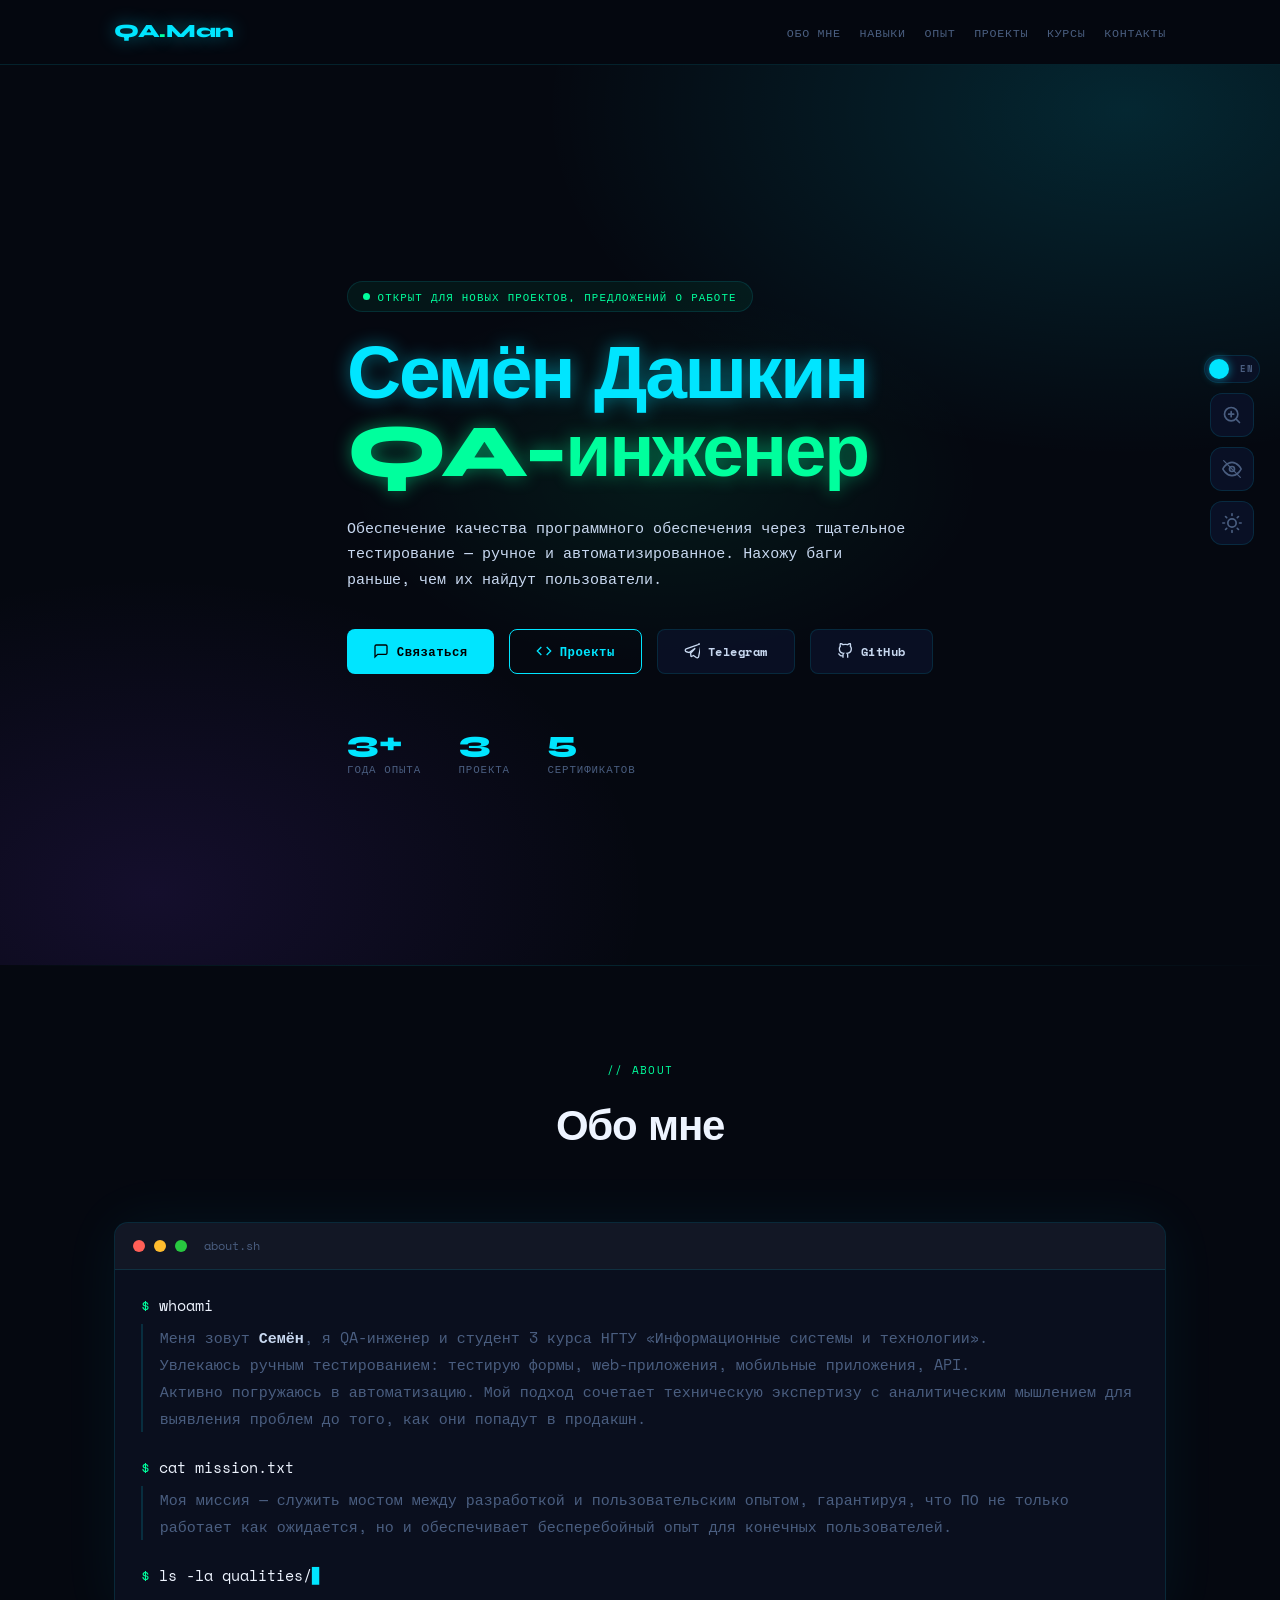
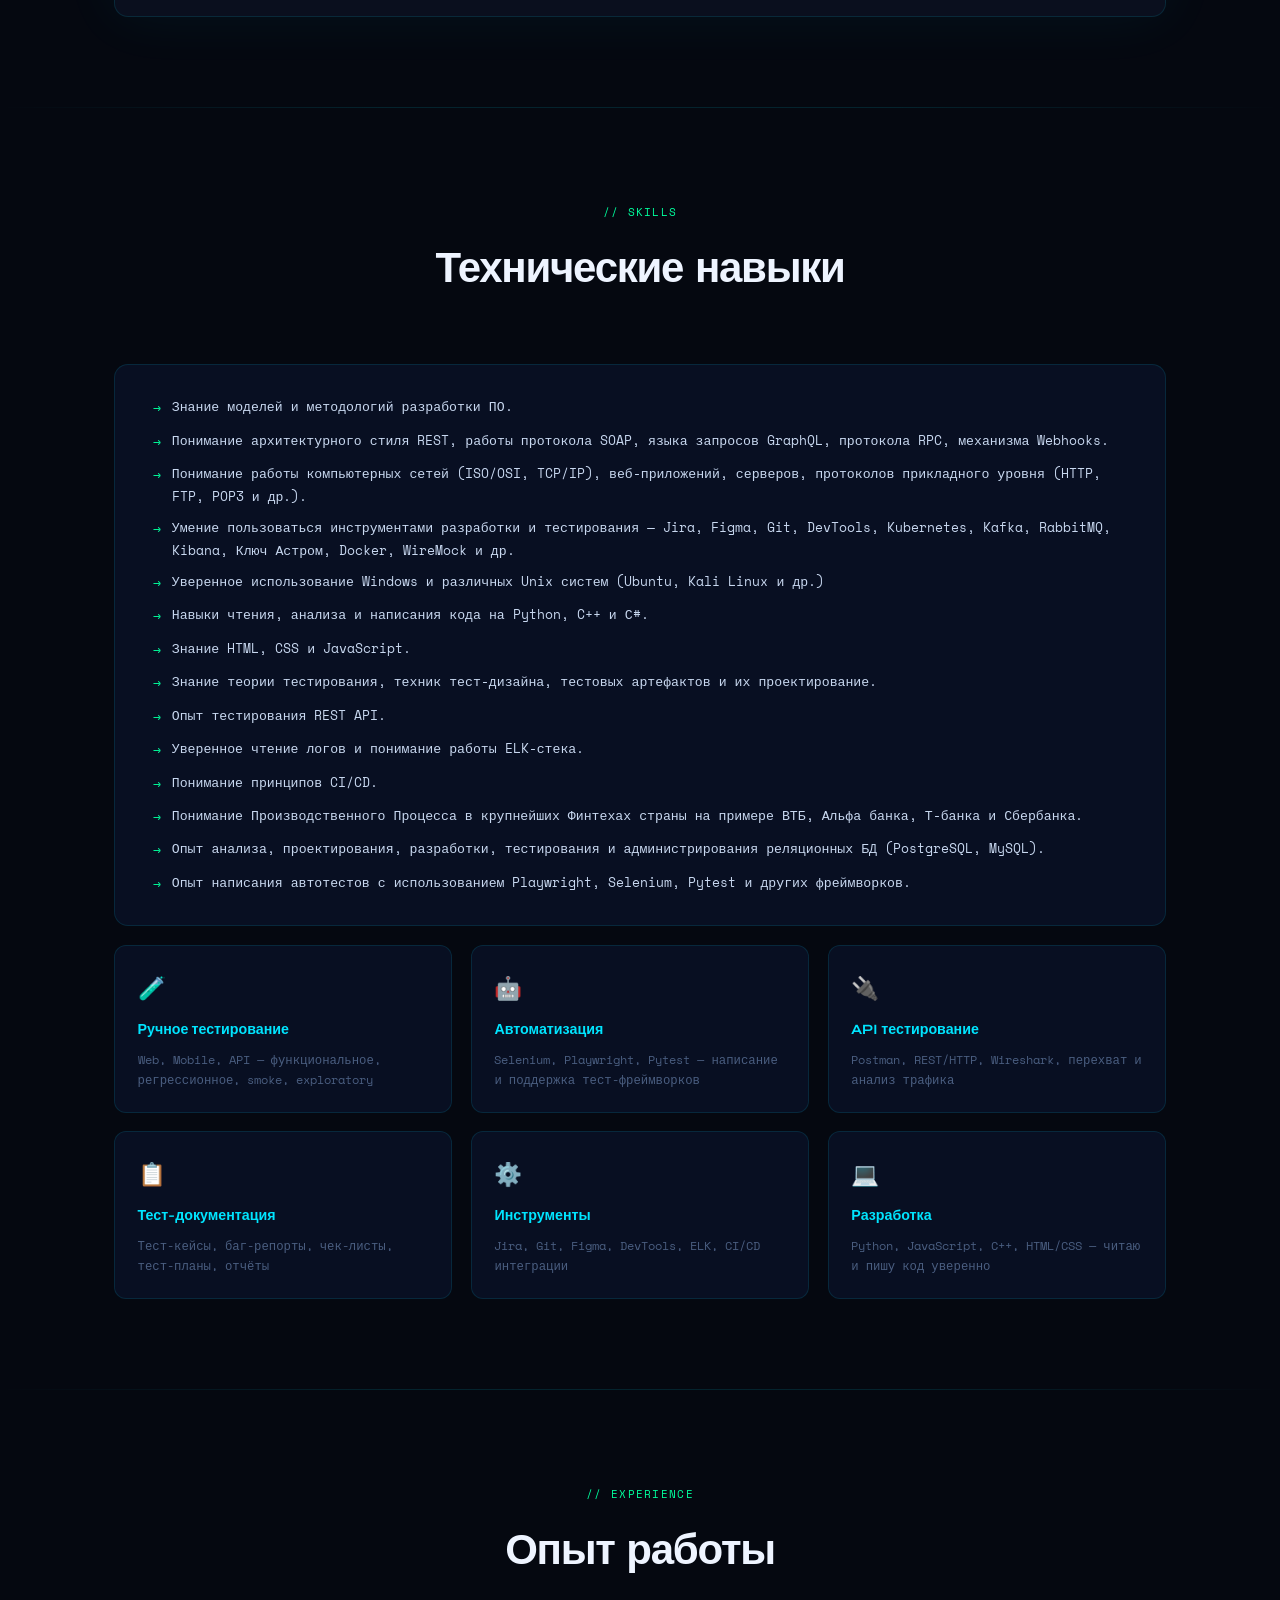
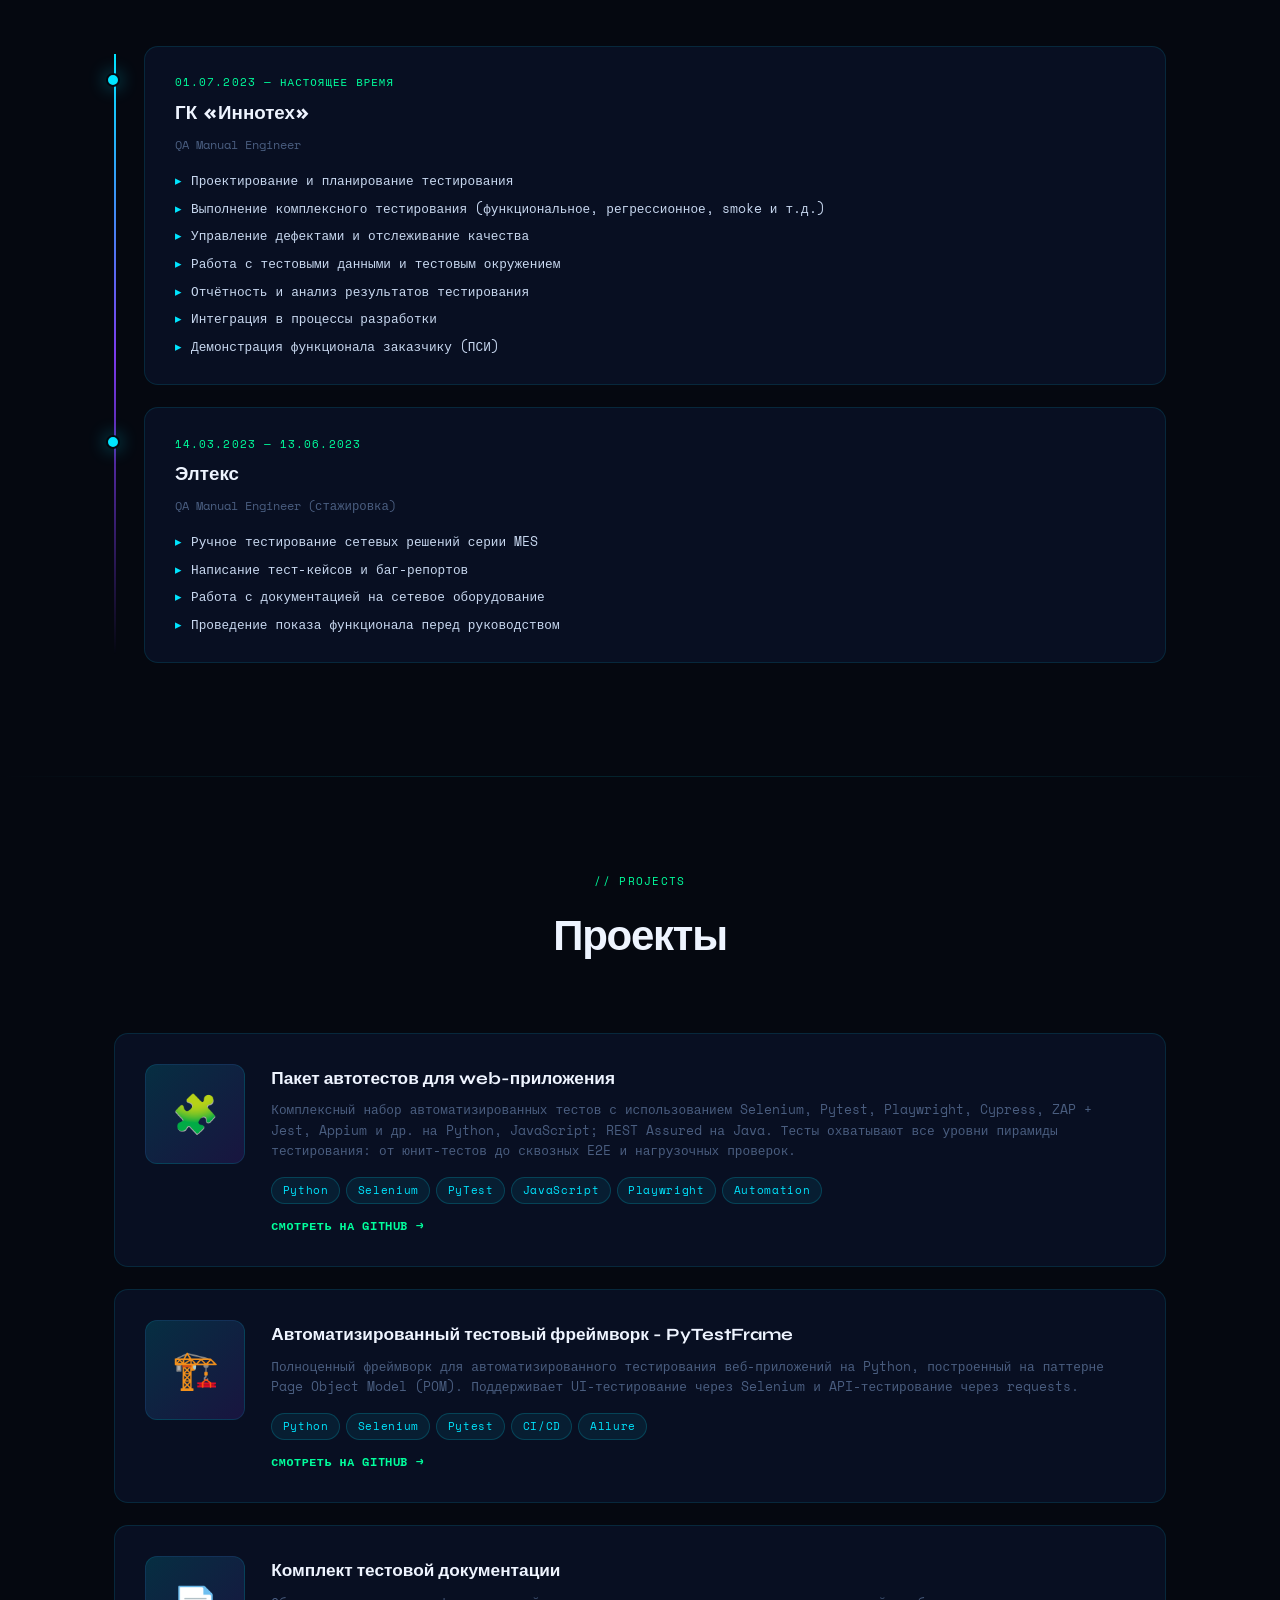
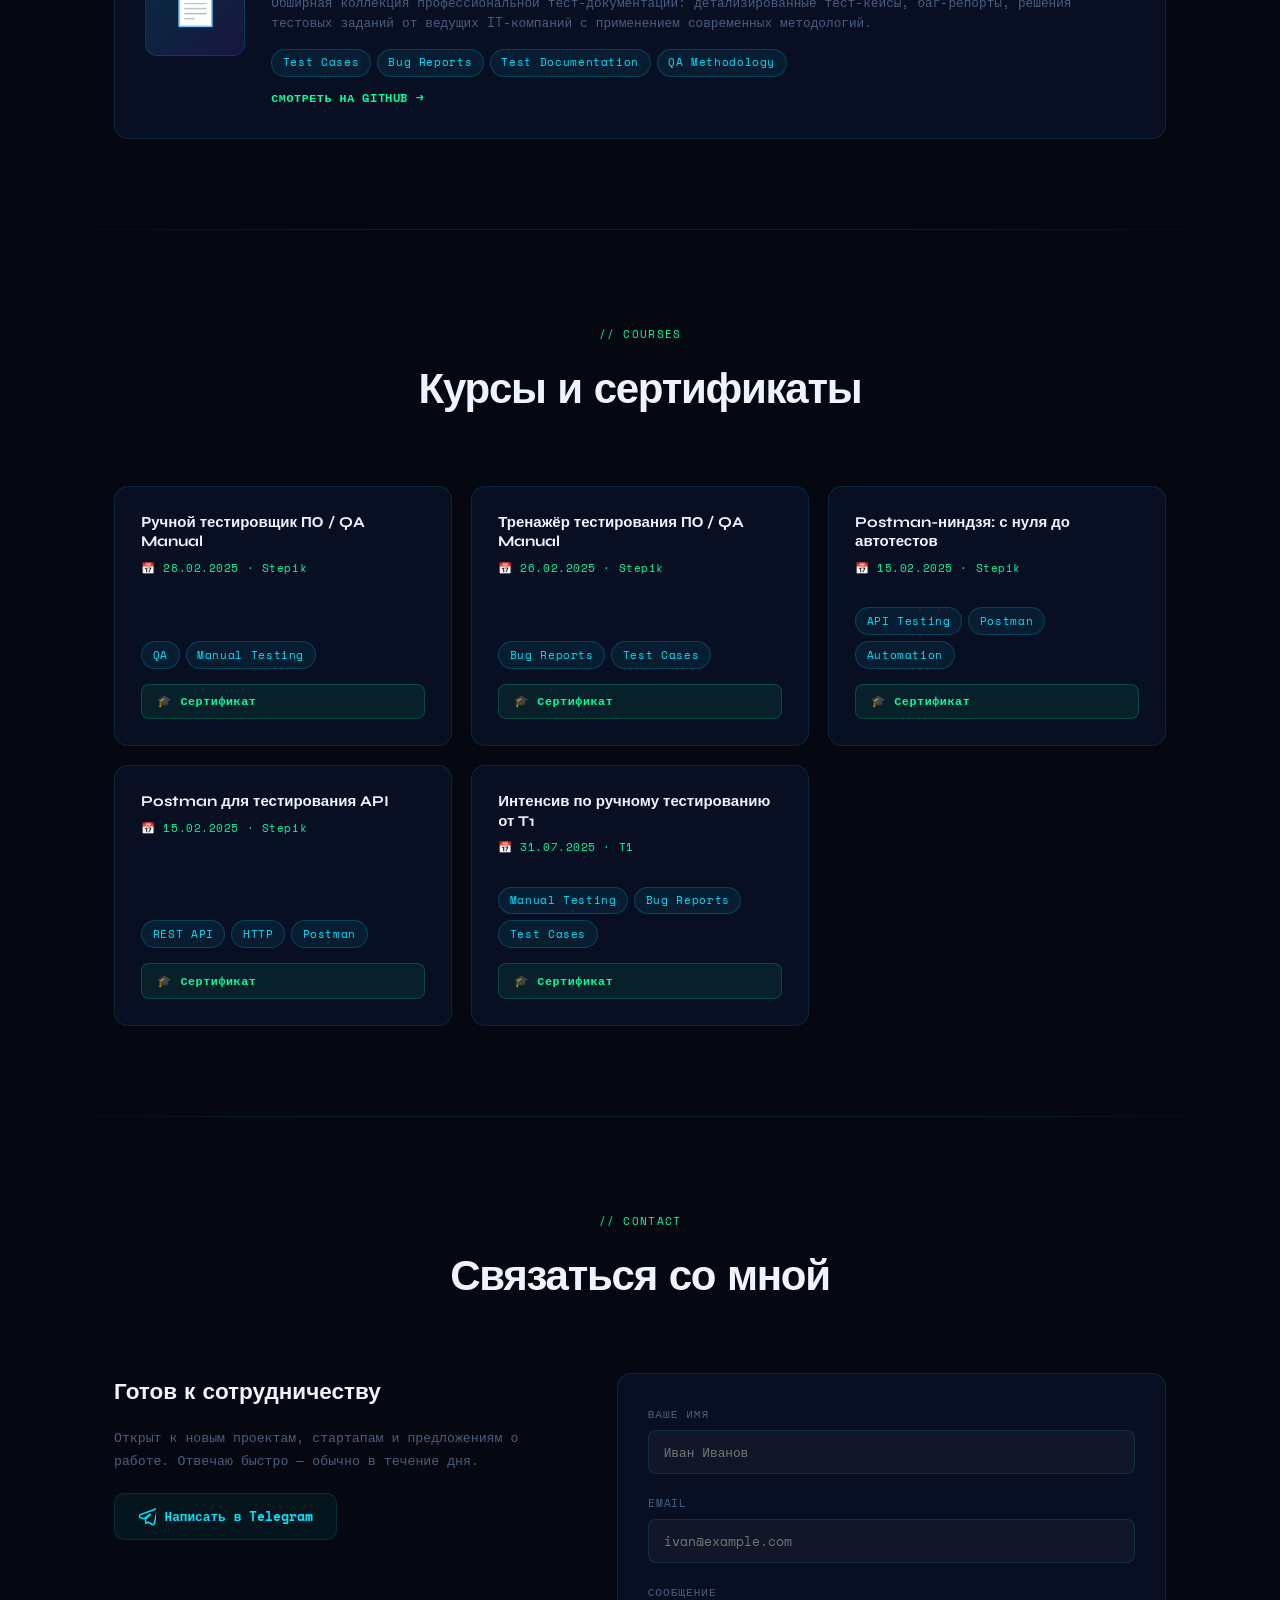
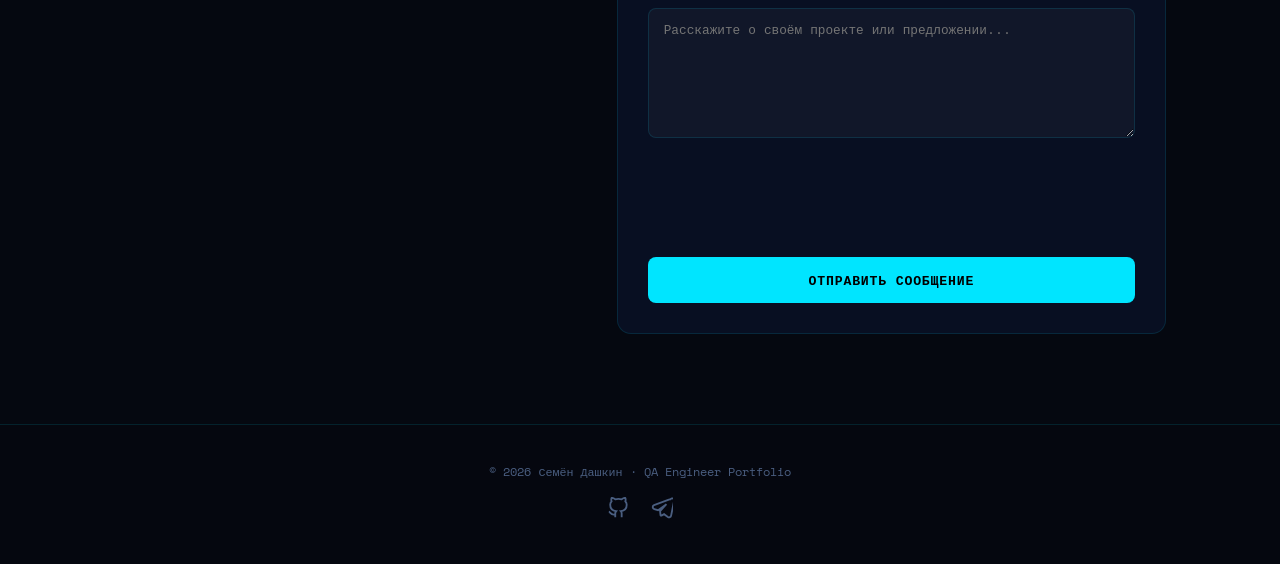
<file: index.html>
<!DOCTYPE html>
<html lang="ru">
<head>
<meta charset="UTF-8">
<meta name="viewport" content="width=device-width,initial-scale=1">
<title>QA.Man — Семён Дашкин</title>
<link rel="preconnect" href="https://fonts.googleapis.com">
<link rel="preconnect" href="https://fonts.gstatic.com" crossorigin>
<link rel="preload" as="style" href="https://fonts.googleapis.com/css2?family=Space+Mono:wght@400;700&family=Syne:wght@700;800&display=swap" onload="this.onload=null;this.rel='stylesheet'">
<noscript><link rel="stylesheet" href="https://fonts.googleapis.com/css2?family=Space+Mono:wght@400;700&family=Syne:wght@700;800&display=swap"></noscript>
<link rel="stylesheet" href="CSS/style.css">
<link rel="icon" href="data:image/svg+xml,<svg xmlns=%22http://www.w3.org/2000/svg%22 viewBox=%220 0 100 100%22><text y=%22.9em%22 font-size=%2282%22>⚙️</text></svg>">
<svg hidden aria-hidden="true" style="position:absolute;width:0;height:0;overflow:hidden">
  <defs>
    <symbol id="ic-chat" viewBox="0 0 24 24" fill="none" stroke="currentColor" stroke-width="2"><path d="M21 15a2 2 0 0 1-2 2H7l-4 4V5a2 2 0 0 1 2-2h14a2 2 0 0 1 2 2z"/></symbol>
    <symbol id="ic-code" viewBox="0 0 24 24" fill="none" stroke="currentColor" stroke-width="2"><polyline points="16 18 22 12 16 6"/><polyline points="8 6 2 12 8 18"/></symbol>
    <symbol id="ic-tg" viewBox="0 0 24 24" fill="none" stroke="currentColor" stroke-width="2"><path d="M21.198 2.433a2.242 2.242 0 0 0-1.022.215l-16.88 6.23a2.24 2.24 0 0 0 .258 4.256l4.146 1.196 9.12-6.458-6.902 7.454.46 4.41c.026.242.16.456.357.561.197.105.43.105.627 0l2.89-1.583 4.162 3.086a2.242 2.242 0 0 0 3.504-1.498l3.11-15.087A2.24 2.24 0 0 0 21.198 2.433Z"/></symbol>
    <symbol id="ic-gh" viewBox="0 0 24 24" fill="none" stroke="currentColor" stroke-width="2"><path d="M9 19c-5 1.5-5-2.5-7-3m14 6v-3.87a3.37 3.37 0 0 0-.94-2.61c3.14-.35 6.44-1.54 6.44-7A5.44 5.44 0 0 0 20 4.77 5.07 5.07 0 0 0 19.91 1S18.73.65 16 2.48a13.38 13.38 0 0 0-7 0C6.27.65 5.09 1 5.09 1A5.07 5.07 0 0 0 5 4.77a5.44 5.44 0 0 0-1.5 3.78c0 5.42 3.3 6.61 6.44 7A3.37 3.37 0 0 0 9 18.13V22"/></symbol>
    <symbol id="ic-eye-off" viewBox="0 0 24 24" fill="none" stroke="currentColor" stroke-width="2" stroke-linecap="round" stroke-linejoin="round"><path d="M1 12s4-8 11-8 11 8 11 8-4 8-11 8-11-8-11-8z"/><circle cx="12" cy="12" r="3"/><line x1="2" y1="2" x2="22" y2="22" stroke-width="1.5"/></symbol>
    <symbol id="ic-eye-on" viewBox="0 0 24 24" fill="none" stroke="currentColor" stroke-width="2" stroke-linecap="round" stroke-linejoin="round"><path d="M1 12s4-8 11-8 11 8 11 8-4 8-11 8-11-8-11-8z"/><circle cx="12" cy="12" r="3"/></symbol>
    <symbol id="ic-zoom" viewBox="0 0 24 24" fill="none" stroke="currentColor" stroke-width="2" stroke-linecap="round" stroke-linejoin="round"><circle cx="11" cy="11" r="8"/><line x1="21" y1="21" x2="16.65" y2="16.65"/><line x1="11" y1="8" x2="11" y2="14"/><line x1="8" y1="11" x2="14" y2="11"/></symbol>
    <symbol id="ic-sun" viewBox="0 0 24 24" fill="none" stroke="currentColor" stroke-width="2" stroke-linecap="round" stroke-linejoin="round">
      <circle cx="12" cy="12" r="5"/>
      <line x1="12" y1="1" x2="12" y2="3"/><line x1="12" y1="21" x2="12" y2="23"/>
      <line x1="4.22" y1="4.22" x2="5.64" y2="5.64"/><line x1="18.36" y1="18.36" x2="19.78" y2="19.78"/>
      <line x1="1" y1="12" x2="3" y2="12"/><line x1="21" y1="12" x2="23" y2="12"/>
      <line x1="4.22" y1="19.78" x2="5.64" y2="18.36"/><line x1="18.36" y1="5.64" x2="19.78" y2="4.22"/>
    </symbol>
    <symbol id="ic-moon" viewBox="0 0 24 24" fill="none" stroke="currentColor" stroke-width="2" stroke-linecap="round" stroke-linejoin="round"><path d="M21 12.79A9 9 0 1 1 11.21 3 7 7 0 0 0 21 12.79z"/></symbol>
  </defs>
</svg>
</head>
<body>

<div class="t-ov" id="tOv" aria-live="polite" aria-hidden="true">
  <div class="t-sp"><div class="t-ring"></div><p id="tOvTxt">Translating…</p></div>
</div>

<div class="a11y-bar" role="toolbar" aria-label="Accessibility tools">
  <div class="lang-toggle" id="ltog" role="switch" aria-checked="false"
       aria-label="Switch language RU/EN" data-tip="RU / EN" tabindex="0">
    <div class="lang-labels"><span id="lRu" class="al">RU</span><span id="lEn">EN</span></div>
    <div class="lang-knob"></div>
  </div>
  <button class="a11y-btn" id="bZoom" aria-label="Increase text size"
          aria-pressed="false" data-tip="Крупный текст" data-mode="zoom">
    <svg><use href="#ic-zoom"/></svg>
  </button>
  <button class="a11y-btn" id="bCb" aria-label="Toggle colorblind mode"
          aria-pressed="false" data-tip="Режим дальтоника" data-mode="cb">
    <svg><use href="#ic-eye-off"/></svg>
  </button>
  <button class="a11y-btn" id="bTheme" aria-label="Toggle light/dark theme"
          aria-pressed="false" data-tip="Смена темы" data-mode="theme">
    <svg class="ic-sun"><use href="#ic-sun"/></svg>
    <svg class="ic-moon"><use href="#ic-moon"/></svg>
  </button>
</div>

<header>
  <div class="container">
    <nav aria-label="Основная навигация">
      <div class="logo">QA<span>.</span>Man</div>
      <ul class="nav-links">
        <li><a href="#about"      data-ru="Обо мне"   data-en="About">Обо мне</a></li>
        <li><a href="#skills"     data-ru="Навыки"    data-en="Skills">Навыки</a></li>
        <li><a href="#experience" data-ru="Опыт"      data-en="Experience">Опыт</a></li>
        <li><a href="#projects"   data-ru="Проекты"   data-en="Projects">Проекты</a></li>
        <li><a href="#courses"    data-ru="Курсы"     data-en="Courses">Курсы</a></li>
        <li><a href="#contact"    data-ru="Контакты"  data-en="Contact">Контакты</a></li>
      </ul>
    </nav>
  </div>
</header>

<main>

  <section class="hero">
    <div class="container">
      <div class="hero-content">
        <div class="hero-badge"
             data-ru="Открыт для новых проектов, предложений о работе"
             data-en="Open to new projects and job opportunities">Открыт для новых проектов, предложений о работе</div>
        <h1>
          <span class="name" data-ru="Семён Дашкин" data-en="Semyon Dashkin">Семён Дашкин</span><br>
          <span class="role" data-ru="QA-инженер" data-en="QA Engineer">QA-инженер</span>
        </h1>
        <p class="hero-desc"
           data-ru="Обеспечение качества программного обеспечения через тщательное тестирование — ручное и автоматизированное. Нахожу баги раньше, чем их найдут пользователи."
           data-en="Ensuring software quality through thorough testing — manual and automated. I find bugs before users do.">
          Обеспечение качества программного обеспечения через тщательное тестирование — ручное и автоматизированное. Нахожу баги раньше, чем их найдут пользователи.
        </p>
        <div class="hero-actions">
          <a href="#contact" class="btn btn-primary">
            <svg><use href="#ic-chat"/></svg>
            <span data-ru="Связаться" data-en="Contact me">Связаться</span>
          </a>
          <a href="#projects" class="btn btn-ghost">
            <svg><use href="#ic-code"/></svg>
            <span data-ru="Проекты" data-en="Projects">Проекты</span>
          </a>
          <a href="https://t.me/PowerOfNsk" target="_blank" rel="noopener" class="btn btn-tg">
            <svg><use href="#ic-tg"/></svg>Telegram
          </a>
          <a href="https://github.com/Laki-man3" target="_blank" rel="noopener" class="btn btn-tg">
            <svg><use href="#ic-gh"/></svg>GitHub
          </a>
        </div>
        <div class="hero-stats">
          <div class="stat"><span class="stat-num">3+</span><span class="stat-label" data-ru="Года опыта" data-en="Years of experience">Года опыта</span></div>
          <div class="stat"><span class="stat-num">3</span><span class="stat-label" data-ru="Проекта" data-en="Projects">Проекта</span></div>
          <div class="stat"><span class="stat-num">5</span><span class="stat-label" data-ru="Сертификатов" data-en="Certificates">Сертификатов</span></div>
        </div>
      </div>
    </div>
  </section>

  <div class="divider"></div>

  <section class="section" id="about">
    <div class="container">
      <div class="section-header reveal">
        <div class="section-tag">// about</div>
        <h2 data-ru="Обо мне" data-en="About Me">Обо мне</h2>
      </div>
      <div class="terminal reveal">
        <div class="terminal-bar">
          <div class="dot dot-r"></div><div class="dot dot-y"></div><div class="dot dot-g"></div>
          <span class="t-title">about.sh</span>
        </div>
        <div class="terminal-body">
          <div class="t-cmd">whoami</div>
          <div class="t-out"
               data-ru="Меня зовут <strong>Семён</strong>, я QA-инженер и студент 3 курса НГТУ «Информационные системы и технологии».<br>Увлекаюсь ручным тестированием: тестирую формы, web-приложения, мобильные приложения, API.<br>Активно погружаюсь в автоматизацию. Мой подход сочетает техническую экспертизу с аналитическим мышлением для выявления проблем до того, как они попадут в продакшн."
               data-en="My name is <strong>Semyon</strong>, I'm a QA Engineer and a 3rd-year student at NSTU, majoring in Information Systems and Technologies.<br>Passionate about manual testing: forms, web apps, mobile apps, and API.<br>Actively diving into automation. My approach combines technical expertise with analytical thinking to catch issues before they reach production.">
            Меня зовут <strong>Семён</strong>, я QA-инженер и студент 3 курса НГТУ «Информационные системы и технологии».<br>Увлекаюсь ручным тестированием: тестирую формы, web-приложения, мобильные приложения, API.<br>Активно погружаюсь в автоматизацию. Мой подход сочетает техническую экспертизу с аналитическим мышлением для выявления проблем до того, как они попадут в продакшн.
          </div>
          <div class="t-cmd">cat mission.txt</div>
          <div class="t-out"
               data-ru="Моя миссия — служить мостом между разработкой и пользовательским опытом, гарантируя, что ПО не только работает как ожидается, но и обеспечивает бесперебойный опыт для конечных пользователей."
               data-en="My mission is to serve as the bridge between development and user experience, ensuring that software not only works as expected but also delivers a seamless experience for end users.">
            Моя миссия — служить мостом между разработкой и пользовательским опытом, гарантируя, что ПО не только работает как ожидается, но и обеспечивает бесперебойный опыт для конечных пользователей.
          </div>
          <div class="t-cmd t-cursor">ls -la qualities/</div>
        </div>
      </div>
    </div>
  </section>

  <div class="divider"></div>

  <section class="section" id="skills">
    <div class="container">
      <div class="section-header reveal">
        <div class="section-tag">// skills</div>
        <h2 data-ru="Технические навыки" data-en="Technical Skills">Технические навыки</h2>
      </div>
      <div class="skills-flat reveal">
        <ul class="skill-list">
          <li data-ru="Знание моделей и методологий разработки ПО." data-en="Knowledge of software development models and methodologies.">Знание моделей и методологий разработки ПО.</li>
          <li data-ru="Понимание архитектурного стиля REST, работы протокола SOAP, языка запросов GraphQL, протокола RPC, механизма Webhooks." data-en="Understanding of REST architectural style, SOAP protocol, GraphQL query language, RPC protocol, and Webhooks.">Понимание архитектурного стиля REST, работы протокола SOAP, языка запросов GraphQL, протокола RPC, механизма Webhooks.</li>
          <li data-ru="Понимание работы компьютерных сетей (ISO/OSI, TCP/IP), веб-приложений, серверов, протоколов прикладного уровня (HTTP, FTP, POP3 и др.)." data-en="Understanding of computer networks (ISO/OSI, TCP/IP), web applications, servers, and application-layer protocols (HTTP, FTP, POP3, etc.).">Понимание работы компьютерных сетей (ISO/OSI, TCP/IP), веб-приложений, серверов, протоколов прикладного уровня (HTTP, FTP, POP3 и др.).</li>
          <li data-ru="Умение пользоваться инструментами разработки и тестирования — Jira, Figma, Git, DevTools, Kubernetes, Kafka, RabbitMQ, Kibana, Ключ Астром, Docker, WireMock и др." data-en="Proficient with development and testing tools — Jira, Figma, Git, DevTools, Kubernetes, Kafka, RabbitMQ, Kibana, Dynatrace, Docker, WireMock, and more.">Умение пользоваться инструментами разработки и тестирования — Jira, Figma, Git, DevTools, Kubernetes, Kafka, RabbitMQ, Kibana, Ключ Астром, Docker, WireMock и др.</li>
          <li data-ru="Уверенное использование Windows и различных Unix систем (Ubuntu, Kali Linux и др.)" data-en="Confident use of Windows and various Unix systems (Ubuntu, Kali Linux, etc.)">Уверенное использование Windows и различных Unix систем (Ubuntu, Kali Linux и др.)</li>
          <li data-ru="Навыки чтения, анализа и написания кода на Python, C++ и С#." data-en="Skills in reading, analyzing, and writing code in Python, C++, and C#.">Навыки чтения, анализа и написания кода на Python, C++ и С#.</li>
          <li data-ru="Знание HTML, CSS и JavaScript." data-en="Knowledge of HTML, CSS, and JavaScript.">Знание HTML, CSS и JavaScript.</li>
          <li data-ru="Знание теории тестирования, техник тест-дизайна, тестовых артефактов и их проектирование." data-en="Knowledge of testing theory, test design techniques, and test artifact creation.">Знание теории тестирования, техник тест-дизайна, тестовых артефактов и их проектирование.</li>
          <li data-ru="Опыт тестирования REST API." data-en="Experience in REST API testing.">Опыт тестирования REST API.</li>
          <li data-ru="Уверенное чтение логов и понимание работы ELK-стека." data-en="Confident log reading and understanding of the ELK stack.">Уверенное чтение логов и понимание работы ELK-стека.</li>
          <li data-ru="Понимание принципов CI/CD." data-en="Understanding of CI/CD principles.">Понимание принципов CI/CD.</li>
          <li data-ru="Понимание Производственного Процесса в крупнейших Финтехах страны на примере ВТБ, Альфа банка, Т-банка и Сбербанка." data-en="Understanding of production processes at leading Russian Fintechs: VTB, Alfa Bank, T-Bank, and Sberbank.">Понимание Производственного Процесса в крупнейших Финтехах страны на примере ВТБ, Альфа банка, Т-банка и Сбербанка.</li>
          <li data-ru="Опыт анализа, проектирования, разработки, тестирования и администрирования реляционных БД (PostgreSQL, MySQL)." data-en="Experience in analysis, design, development, testing, and administration of relational databases (PostgreSQL, MySQL).">Опыт анализа, проектирования, разработки, тестирования и администрирования реляционных БД (PostgreSQL, MySQL).</li>
          <li data-ru="Опыт написания автотестов с использованием Playwright, Selenium, Pytest и других фреймворков." data-en="Experience writing automated tests with Playwright, Selenium, Pytest, and other frameworks.">Опыт написания автотестов с использованием Playwright, Selenium, Pytest и других фреймворков.</li>
        </ul>
      </div>
      <div class="skills-grid">
        <div class="card reveal"><div class="skill-icon">🧪</div><h3 data-ru="Ручное тестирование" data-en="Manual Testing">Ручное тестирование</h3><p data-ru="Web, Mobile, API — функциональное, регрессионное, smoke, exploratory" data-en="Web, Mobile, API — functional, regression, smoke, exploratory">Web, Mobile, API — функциональное, регрессионное, smoke, exploratory</p></div>
        <div class="card reveal"><div class="skill-icon">🤖</div><h3 data-ru="Автоматизация" data-en="Automation">Автоматизация</h3><p data-ru="Selenium, Playwright, Pytest — написание и поддержка тест-фреймворков" data-en="Selenium, Playwright, Pytest — writing and maintaining test frameworks">Selenium, Playwright, Pytest — написание и поддержка тест-фреймворков</p></div>
        <div class="card reveal"><div class="skill-icon">🔌</div><h3 data-ru="API тестирование" data-en="API Testing">API тестирование</h3><p data-ru="Postman, REST/HTTP, Wireshark, перехват и анализ трафика" data-en="Postman, REST/HTTP, Wireshark, traffic interception and analysis">Postman, REST/HTTP, Wireshark, перехват и анализ трафика</p></div>
        <div class="card reveal"><div class="skill-icon">📋</div><h3 data-ru="Тест-документация" data-en="Test Documentation">Тест-документация</h3><p data-ru="Тест-кейсы, баг-репорты, чек-листы, тест-планы, отчёты" data-en="Test cases, bug reports, checklists, test plans, reports">Тест-кейсы, баг-репорты, чек-листы, тест-планы, отчёты</p></div>
        <div class="card reveal"><div class="skill-icon">⚙️</div><h3 data-ru="Инструменты" data-en="Tools">Инструменты</h3><p data-ru="Jira, Git, Figma, DevTools, ELK, CI/CD интеграции" data-en="Jira, Git, Figma, DevTools, ELK, CI/CD integrations">Jira, Git, Figma, DevTools, ELK, CI/CD интеграции</p></div>
        <div class="card reveal"><div class="skill-icon">💻</div><h3 data-ru="Разработка" data-en="Development">Разработка</h3><p data-ru="Python, JavaScript, C++, HTML/CSS — читаю и пишу код уверенно" data-en="Python, JavaScript, C++, HTML/CSS — reading and writing code confidently">Python, JavaScript, C++, HTML/CSS — читаю и пишу код уверенно</p></div>
      </div>
    </div>
  </section>

  <div class="divider"></div>

  <section class="section" id="experience">
    <div class="container">
      <div class="section-header reveal">
        <div class="section-tag">// experience</div>
        <h2 data-ru="Опыт работы" data-en="Work Experience">Опыт работы</h2>
      </div>
      <div class="timeline">
        <div class="timeline-item reveal">
          <div class="tl-date" data-ru="01.07.2023 — настоящее время" data-en="01.07.2023 — Present">01.07.2023 — настоящее время</div>
          <div class="tl-company" data-ru="ГК «Иннотех»" data-en="Innotech Group">ГК «Иннотех»</div>
          <div class="tl-role">QA Manual Engineer</div>
          <ul class="tl-list">
            <li data-ru="Проектирование и планирование тестирования" data-en="Test design and planning">Проектирование и планирование тестирования</li>
            <li data-ru="Выполнение комплексного тестирования (функциональное, регрессионное, smoke и т.д.)" data-en="Performing comprehensive testing (functional, regression, smoke, etc.)">Выполнение комплексного тестирования (функциональное, регрессионное, smoke и т.д.)</li>
            <li data-ru="Управление дефектами и отслеживание качества" data-en="Defect management and quality tracking">Управление дефектами и отслеживание качества</li>
            <li data-ru="Работа с тестовыми данными и тестовым окружением" data-en="Working with test data and test environments">Работа с тестовыми данными и тестовым окружением</li>
            <li data-ru="Отчётность и анализ результатов тестирования" data-en="Reporting and analysis of test results">Отчётность и анализ результатов тестирования</li>
            <li data-ru="Интеграция в процессы разработки" data-en="Integration into development processes">Интеграция в процессы разработки</li>
            <li data-ru="Демонстрация функционала заказчику (ПСИ)" data-en="Demonstrating functionality to the client (UAT)">Демонстрация функционала заказчику (ПСИ)</li>
          </ul>
        </div>
        <div class="timeline-item reveal">
          <div class="tl-date">14.03.2023 — 13.06.2023</div>
          <div class="tl-company" data-ru="Элтекс" data-en="Eltex">Элтекс</div>
          <div class="tl-role" data-ru="QA Manual Engineer (стажировка)" data-en="QA Manual Engineer (Internship)">QA Manual Engineer (стажировка)</div>
          <ul class="tl-list">
            <li data-ru="Ручное тестирование сетевых решений серии MES" data-en="Manual testing of MES series network solutions">Ручное тестирование сетевых решений серии MES</li>
            <li data-ru="Написание тест-кейсов и баг-репортов" data-en="Writing test cases and bug reports">Написание тест-кейсов и баг-репортов</li>
            <li data-ru="Работа с документацией на сетевое оборудование" data-en="Working with network equipment documentation">Работа с документацией на сетевое оборудование</li>
            <li data-ru="Проведение показа функционала перед руководством" data-en="Demonstrating functionality to management">Проведение показа функционала перед руководством</li>
          </ul>
        </div>
      </div>
    </div>
  </section>

  <div class="divider"></div>

  <section class="section" id="projects">
    <div class="container">
      <div class="section-header reveal">
        <div class="section-tag">// projects</div>
        <h2 data-ru="Проекты" data-en="Projects">Проекты</h2>
      </div>
      <div class="projects-grid">
        <div class="project-card reveal">
          <div class="project-icon">🧩</div>
          <div class="project-body">
            <h3 data-ru="Пакет автотестов для web-приложения" data-en="Automated Test Suite for Web Application">Пакет автотестов для web-приложения</h3>
            <p data-ru="Комплексный набор автоматизированных тестов с использованием Selenium, Pytest, Playwright, Cypress, ZAP + Jest, Appium и др. на Python, JavaScript; REST Assured на Java. Тесты охватывают все уровни пирамиды тестирования: от юнит-тестов до сквозных E2E и нагрузочных проверок."
               data-en="A comprehensive set of automated tests using Selenium, Pytest, Playwright, Cypress, ZAP + Jest, Appium, and more in Python and JavaScript; REST Assured in Java. Tests cover all levels of the testing pyramid: from unit tests to full E2E and load testing.">Комплексный набор автоматизированных тестов с использованием Selenium, Pytest, Playwright, Cypress, ZAP + Jest, Appium и др. на Python, JavaScript; REST Assured на Java. Тесты охватывают все уровни пирамиды тестирования: от юнит-тестов до сквозных E2E и нагрузочных проверок.</p>
            <div class="tags"><span class="tag">Python</span><span class="tag">Selenium</span><span class="tag">PyTest</span><span class="tag">JavaScript</span><span class="tag">Playwright</span><span class="tag">Automation</span></div>
            <a href="https://github.com/Laki-man3/QA/tree/main/autotests" target="_blank" rel="noopener" class="project-link" data-ru="Смотреть на GitHub →" data-en="View on GitHub →">Смотреть на GitHub →</a>
          </div>
        </div>
        <div class="project-card reveal">
          <div class="project-icon">🏗️</div>
          <div class="project-body">
            <h3 data-ru="Автоматизированный тестовый фреймворк - PyTestFrame" data-en="Automated Test Framework — PyTestFrame">Автоматизированный тестовый фреймворк - PyTestFrame</h3>
            <p data-ru="Полноценный фреймворк для автоматизированного тестирования веб-приложений на Python, построенный на паттерне Page Object Model (POM). Поддерживает UI-тестирование через Selenium и API-тестирование через requests."
               data-en="A full-featured automated testing framework for web applications in Python, built on the Page Object Model (POM) pattern. Supports UI testing via Selenium and API testing via requests.">Полноценный фреймворк для автоматизированного тестирования веб-приложений на Python, построенный на паттерне Page Object Model (POM). Поддерживает UI-тестирование через Selenium и API-тестирование через requests.</p>
            <div class="tags"><span class="tag">Python</span><span class="tag">Selenium</span><span class="tag">Pytest</span><span class="tag">CI/CD</span><span class="tag">Allure</span></div>
            <a href="https://github.com/Laki-man3/QA/tree/main/PyTestFrame" target="_blank" rel="noopener" class="project-link" data-ru="Смотреть на GitHub →" data-en="View on GitHub →">Смотреть на GitHub →</a>
          </div>
        </div>
        <div class="project-card reveal">
          <div class="project-icon">📄</div>
          <div class="project-body">
            <h3 data-ru="Комплект тестовой документации" data-en="Test Documentation Suite">Комплект тестовой документации</h3>
            <p data-ru="Обширная коллекция профессиональной тест-документации: детализированные тест-кейсы, баг-репорты, решения тестовых заданий от ведущих IT-компаний с применением современных методологий."
               data-en="An extensive collection of professional test documentation: detailed test cases, bug reports, and solutions to test assignments from leading IT companies, using modern methodologies.">Обширная коллекция профессиональной тест-документации: детализированные тест-кейсы, баг-репорты, решения тестовых заданий от ведущих IT-компаний с применением современных методологий.</p>
            <div class="tags"><span class="tag">Test Cases</span><span class="tag">Bug Reports</span><span class="tag">Test Documentation</span><span class="tag">QA Methodology</span></div>
            <a href="https://github.com/Laki-man3/QA/tree/main" target="_blank" rel="noopener" class="project-link" data-ru="Смотреть на GitHub →" data-en="View on GitHub →">Смотреть на GitHub →</a>
          </div>
        </div>
      </div>
    </div>
  </section>

  <div class="divider"></div>

  <section class="section" id="courses">
    <div class="container">
      <div class="section-header reveal">
        <div class="section-tag">// courses</div>
        <h2 data-ru="Курсы и сертификаты" data-en="Courses &amp; Certificates">Курсы и сертификаты</h2>
      </div>
      <div class="courses-grid">
        <div class="course-card reveal">
          <h3 data-ru="Ручной тестировщик ПО / QA Manual" data-en="Manual Software Tester / QA Manual">Ручной тестировщик ПО / QA Manual</h3>
          <div class="course-date">📅 28.02.2025 · Stepik</div>
          <div class="tags"><span class="tag">QA</span><span class="tag">Manual Testing</span></div>
          <a href="https://stepik.org/cert/2769477" target="_blank" rel="noopener" class="course-cert" data-ru="🎓 Сертификат" data-en="🎓 Certificate">🎓 Сертификат</a>
        </div>
        <div class="course-card reveal">
          <h3 data-ru="Тренажёр тестирования ПО / QA Manual" data-en="Software Testing Simulator / QA Manual">Тренажёр тестирования ПО / QA Manual</h3>
          <div class="course-date">📅 26.02.2025 · Stepik</div>
          <div class="tags"><span class="tag">Bug Reports</span><span class="tag">Test Cases</span></div>
          <a href="https://stepik.org/cert/2767015" target="_blank" rel="noopener" class="course-cert" data-ru="🎓 Сертификат" data-en="🎓 Certificate">🎓 Сертификат</a>
        </div>
        <div class="course-card reveal">
          <h3 data-ru="Postman-ниндзя: с нуля до автотестов" data-en="Postman Ninja: From Zero to Automation">Postman-ниндзя: с нуля до автотестов</h3>
          <div class="course-date">📅 15.02.2025 · Stepik</div>
          <div class="tags"><span class="tag">API Testing</span><span class="tag">Postman</span><span class="tag">Automation</span></div>
          <a href="https://stepik.org/cert/2756492" target="_blank" rel="noopener" class="course-cert" data-ru="🎓 Сертификат" data-en="🎓 Certificate">🎓 Сертификат</a>
        </div>
        <div class="course-card reveal">
          <h3 data-ru="Postman для тестирования API" data-en="Postman for API Testing">Postman для тестирования API</h3>
          <div class="course-date">📅 15.02.2025 · Stepik</div>
          <div class="tags"><span class="tag">REST API</span><span class="tag">HTTP</span><span class="tag">Postman</span></div>
          <a href="https://stepik.org/cert/2756165" target="_blank" rel="noopener" class="course-cert" data-ru="🎓 Сертификат" data-en="🎓 Certificate">🎓 Сертификат</a>
        </div>
        <div class="course-card reveal">
          <h3 data-ru="Интенсив по ручному тестированию от T1" data-en="Manual Testing Intensive by T1">Интенсив по ручному тестированию от T1</h3>
          <div class="course-date">📅 31.07.2025 · T1</div>
          <div class="tags"><span class="tag">Manual Testing</span><span class="tag">Bug Reports</span><span class="tag">Test Cases</span></div>
          <a href="https://davtb-teachbase.api.eric.s3storage.ru/system/coursestat/116573/cert/2b06ca199eb84080b88a58a29db4cd7f.pdf" target="_blank" rel="noopener" class="course-cert" data-ru="🎓 Сертификат" data-en="🎓 Certificate">🎓 Сертификат</a>
        </div>
      </div>
    </div>
  </section>

  <div class="divider"></div>

  <section class="section" id="contact">
    <div class="container">
      <div class="section-header reveal">
        <div class="section-tag">// contact</div>
        <h2 data-ru="Связаться со мной" data-en="Get In Touch">Связаться со мной</h2>
      </div>
      <div class="contact-wrapper reveal">
        <div class="contact-info">
          <h3 data-ru="Готов к сотрудничеству" data-en="Ready to Collaborate">Готов к сотрудничеству</h3>
          <p data-ru="Открыт к новым проектам, стартапам и предложениям о работе. Отвечаю быстро — обычно в течение дня."
             data-en="Open to new projects, startups, and job offers. I respond quickly — usually within a day.">Открыт к новым проектам, стартапам и предложениям о работе. Отвечаю быстро — обычно в течение дня.</p>
          <a href="https://t.me/PowerOfNsk" target="_blank" rel="noopener" class="contact-link">
            <svg><use href="#ic-tg"/></svg>
            <span data-ru="Написать в Telegram" data-en="Message on Telegram">Написать в Telegram</span>
          </a>
        </div>
        <form id="cForm" class="contact-form" action="https://formspree.io/f/mbldnvlr" method="POST">
          <div class="form-group">
            <label for="fname" data-ru="Ваше имя" data-en="Your name">Ваше имя</label>
            <input type="text" id="fname" name="name" class="form-control" required
                   placeholder="Иван Иванов" data-ru-ph="Иван Иванов" data-en-ph="John Smith">
          </div>
          <div class="form-group">
            <label for="femail">Email</label>
            <input type="email" id="femail" name="email" class="form-control" required placeholder="ivan@example.com">
          </div>
          <div class="form-group">
            <label for="fmsg" data-ru="Сообщение" data-en="Message">Сообщение</label>
            <textarea id="fmsg" name="message" class="form-control" required
                      placeholder="Расскажите о своём проекте или предложении..."
                      data-ru-ph="Расскажите о своём проекте или предложении..."
                      data-en-ph="Tell me about your project or offer..."></textarea>
          </div>
          <div class="recaptcha-wrap" id="rcWrap"></div>
          <button type="submit" class="btn-submit" data-ru="Отправить сообщение" data-en="Send Message">Отправить сообщение</button>
        </form>
      </div>
    </div>
  </section>

</main>

<footer>
  <div class="container">
    <p>© 2026 <span data-ru="Семён Дашкин" data-en="Semyon Dashkin">Семён Дашкин</span> · QA Engineer Portfolio</p>
    <div class="foot-links">
      <a href="https://github.com/Laki-man3" target="_blank" rel="noopener" aria-label="GitHub">
        <svg><use href="#ic-gh"/></svg>
      </a>
      <a href="https://t.me/PowerOfNsk" target="_blank" rel="noopener" aria-label="Telegram">
        <svg><use href="#ic-tg"/></svg>
      </a>
    </div>
  </div>
</footer>

<script src="JS/main.js" defer></script>
</body>
</html>
</file>
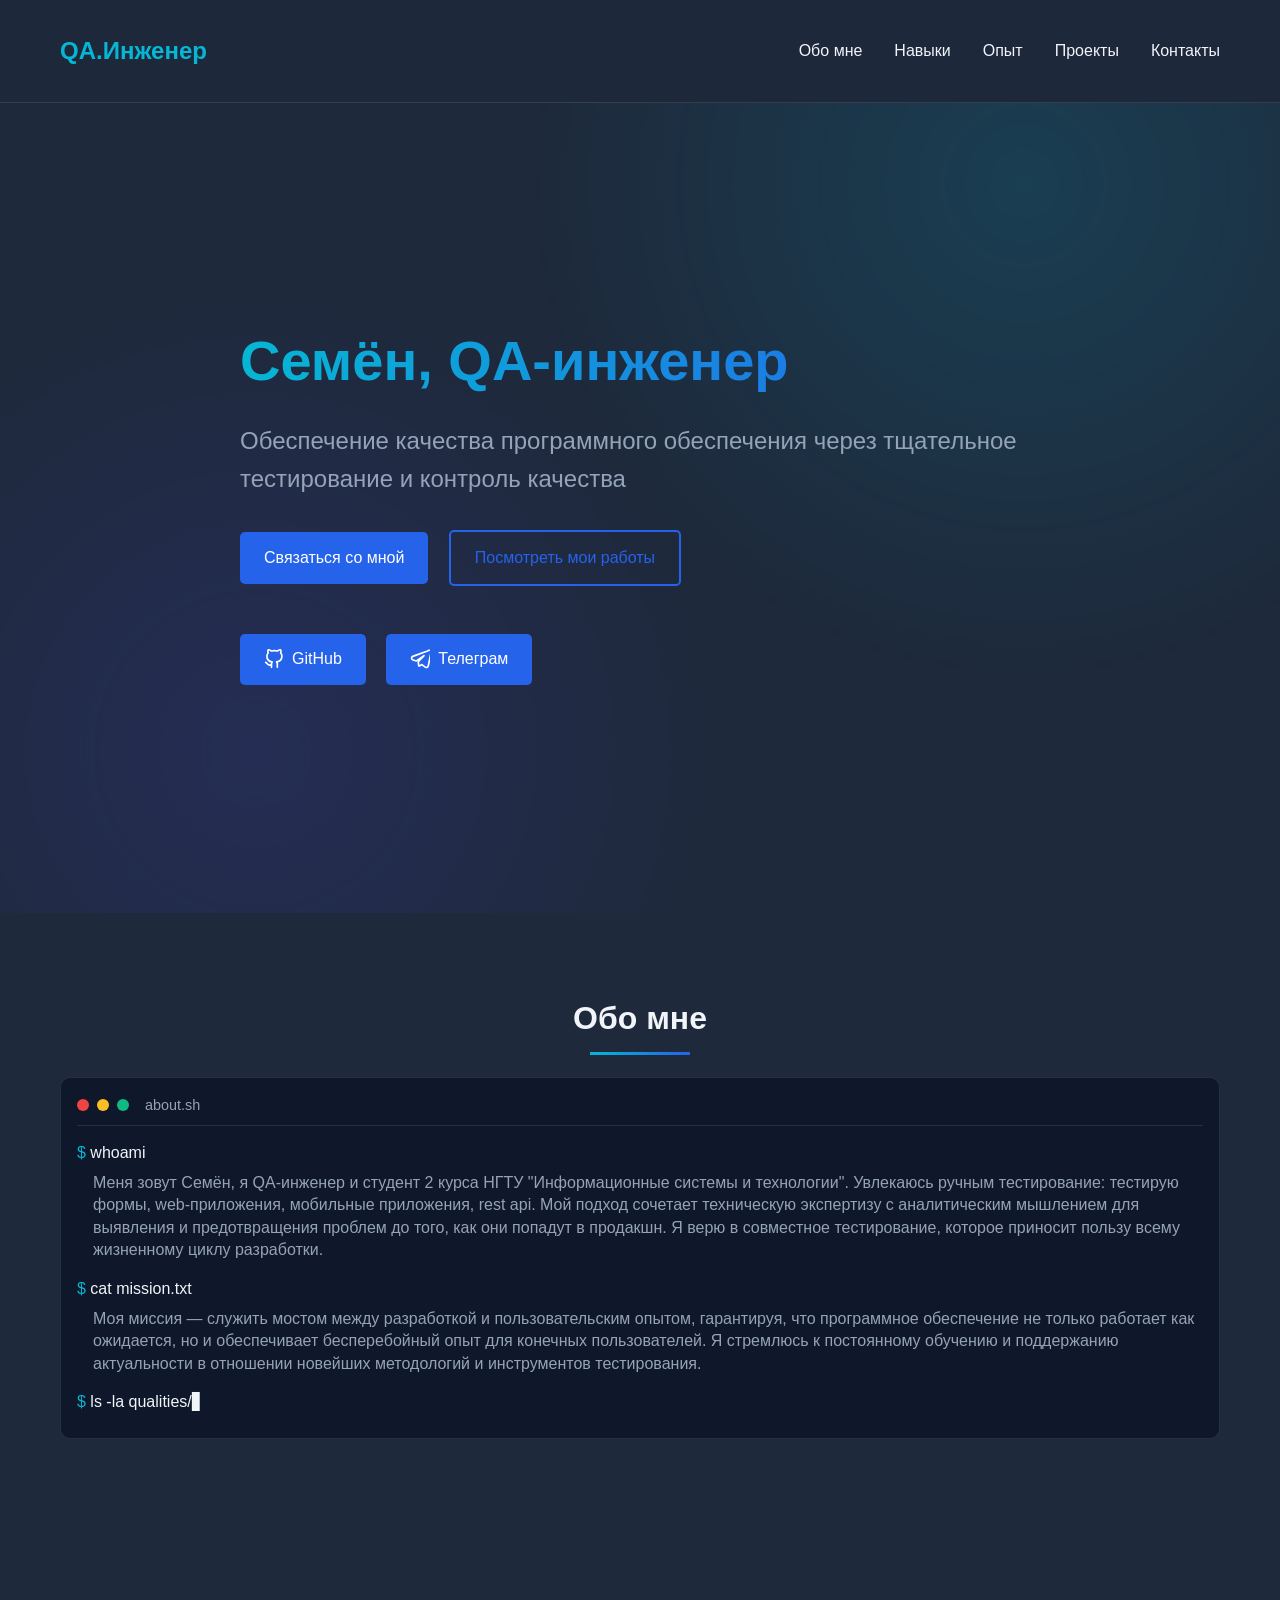
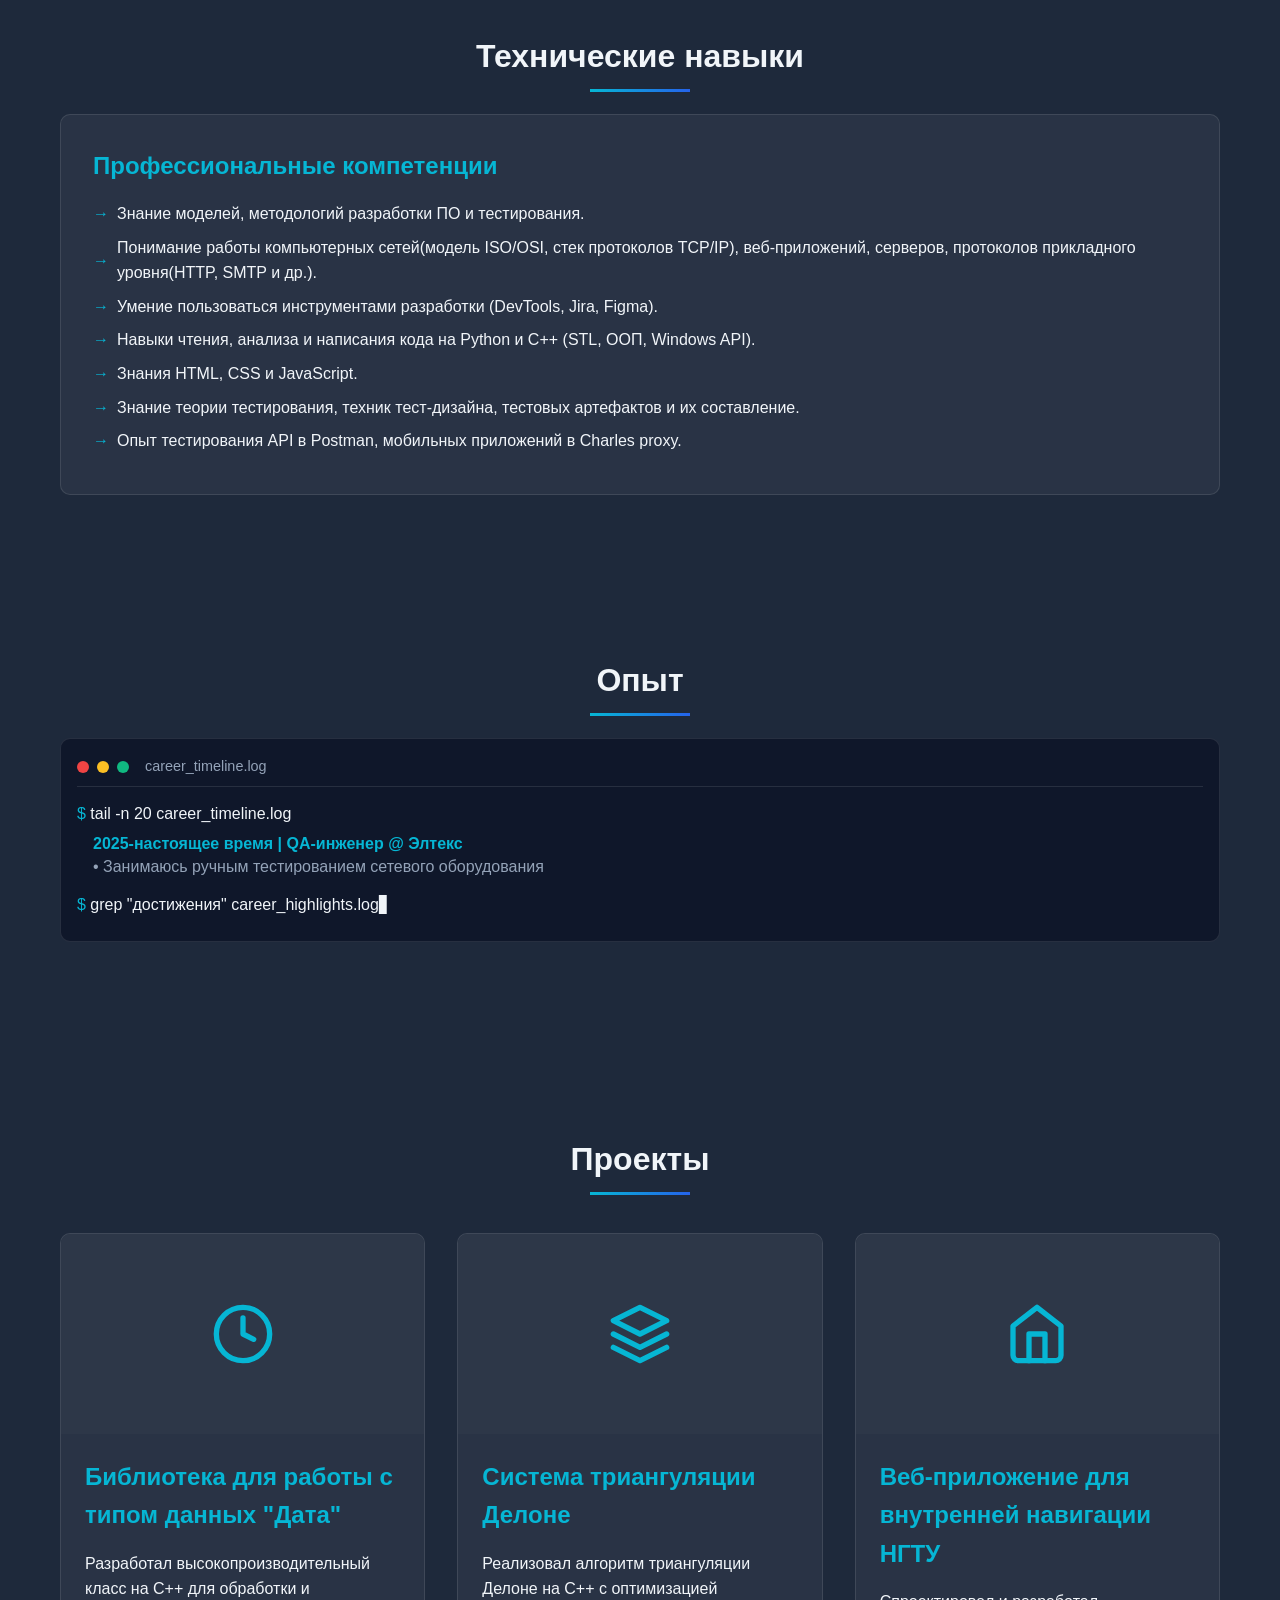
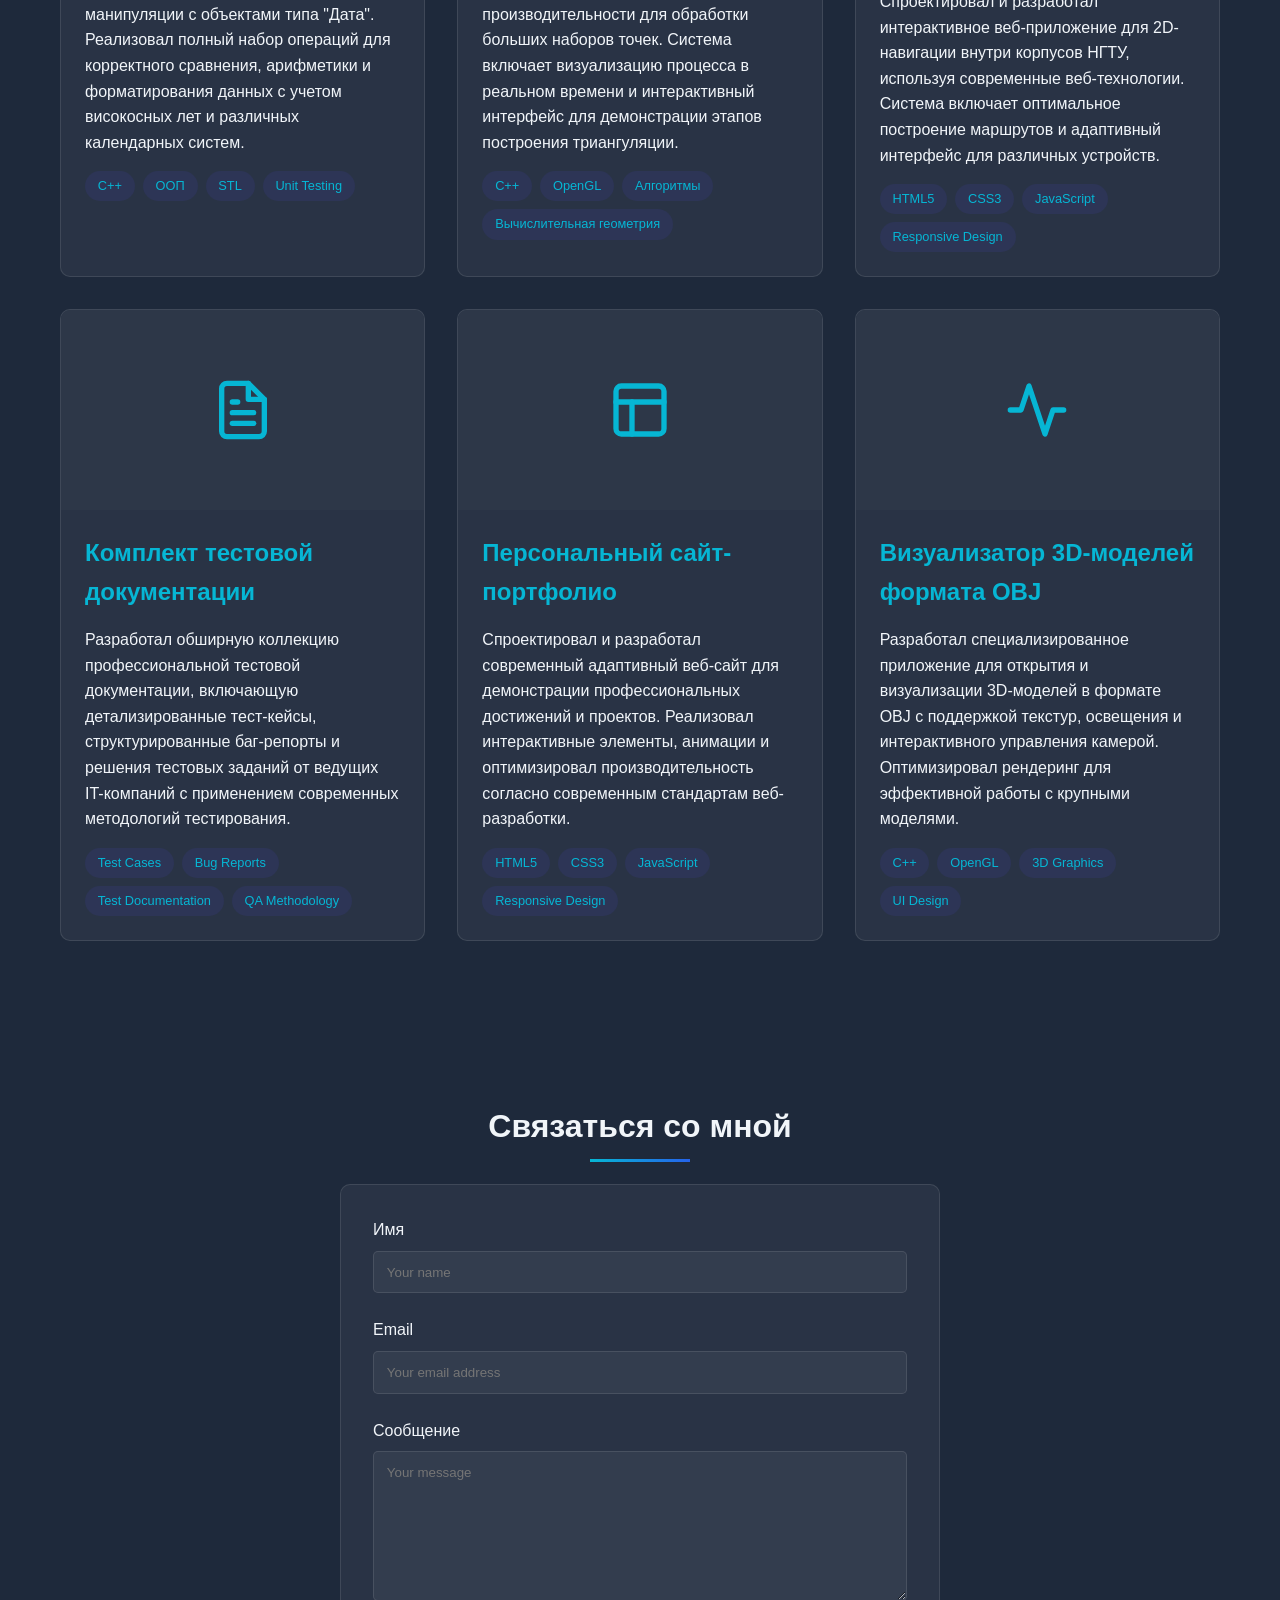
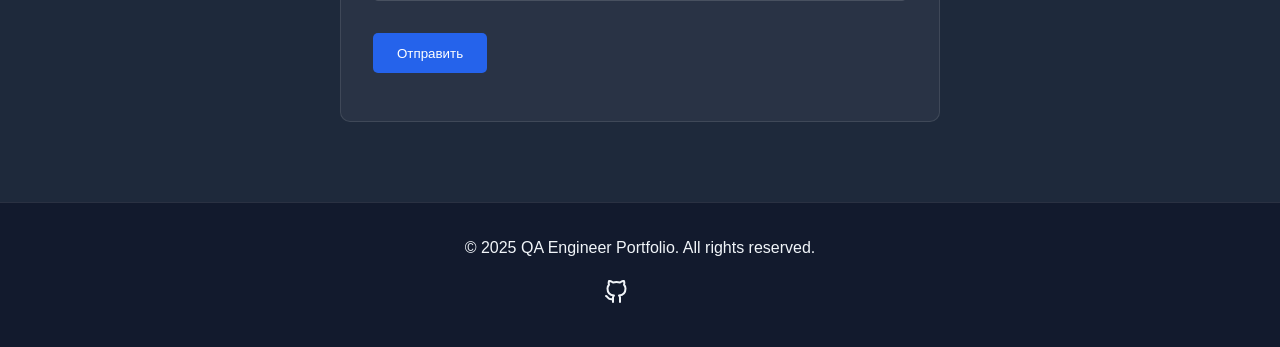
<file: qa-engineer-portfolio.html>
<!DOCTYPE html>
<html lang="ru">
<head>
    <meta charset="UTF-8">
    <meta name="viewport" content="width=device-width, initial-scale=1.0">
    <title>Портфолио QA-инженера</title>
    <style>
        :root {
            --primary: #2563eb;
            --secondary: #4f46e5;
            --dark: #1e293b;
            --light: #f1f5f9;
            --accent: #06b6d4;
            --success: #10b981;
            --error: #ef4444;
            --text: #334155;
        }
        
        * {
            margin: 0;
            padding: 0;
            box-sizing: border-box;
            font-family: 'Segoe UI', Tahoma, Geneva, Verdana, sans-serif;
        }
        
        body {
            background-color: var(--dark);
            color: var(--light);
            line-height: 1.6;
        }
        
        .container {
            max-width: 1200px;
            margin: 0 auto;
            padding: 0 20px;
        }
        
        header {
            padding: 2rem 0;
            background-color: rgba(30, 41, 59, 0.95);
            position: sticky;
            top: 0;
            z-index: 100;
            border-bottom: 1px solid rgba(255, 255, 255, 0.1);
        }
        
        nav {
            display: flex;
            justify-content: space-between;
            align-items: center;
        }
        
        .logo {
            font-size: 1.5rem;
            font-weight: bold;
            color: var(--accent);
        }
        
        .nav-links {
            display: flex;
            gap: 2rem;
        }
        
        .nav-links a {
            color: var(--light);
            text-decoration: none;
            transition: color 0.3s;
        }
        
        .nav-links a:hover {
            color: var(--accent);
        }
        
        .hero {
            min-height: 90vh;
            display: flex;
            align-items: center;
            position: relative;
            overflow: hidden;
        }
        
        .hero::before {
            content: "";
            position: absolute;
            top: 0;
            left: 0;
            width: 100%;
            height: 100%;
            background: radial-gradient(circle at 80% 10%, var(--accent), transparent 40%),
                        radial-gradient(circle at 20% 80%, var(--secondary), transparent 40%);
            opacity: 0.15;
            z-index: -1;
        }
        
        .hero-content {
            max-width: 800px;
        }
        
        h1 {
            font-size: 3.5rem;
            margin-bottom: 1rem;
            background: linear-gradient(to right, var(--accent), var(--primary));
            -webkit-background-clip: text;
            background-clip: text;
            color: transparent;
        }
        
        .subtitle {
            font-size: 1.5rem;
            margin-bottom: 2rem;
            color: #94a3b8;
        }
        
        .btn {
            display: inline-block;
            padding: 0.8rem 1.5rem;
            background-color: var(--primary);
            color: white;
            text-decoration: none;
            border-radius: 5px;
            font-weight: 500;
            transition: all 0.3s;
            margin-right: 1rem;
            margin-bottom: 1rem;
            border: none;
            cursor: pointer;
        }
        
        .btn:hover {
            background-color: var(--secondary);
            transform: translateY(-2px);
            box-shadow: 0 5px 15px rgba(0, 0, 0, 0.3);
        }
        
        .btn-outline {
            background-color: transparent;
            border: 2px solid var(--primary);
            color: var(--primary);
        }
        
        .btn-outline:hover {
            background-color: var(--primary);
            color: white;
        }
        
        .social-btn {
            display: inline-flex;
            align-items: center;
            gap: 0.5rem;
        }
        
        .section {
            padding: 5rem 0;
        }
        
        .section-title {
            font-size: 2rem;
            margin-bottom: 2rem;
            text-align: center;
            position: relative;
        }
        
        .section-title::after {
            content: "";
            position: absolute;
            bottom: -10px;
            left: 50%;
            transform: translateX(-50%);
            width: 100px;
            height: 3px;
            background: linear-gradient(to right, var(--accent), var(--primary));
        }
        
        .skills-container {
            display: grid;
            grid-template-columns: repeat(auto-fill, minmax(300px, 1fr));
            gap: 2rem;
            margin-top: 3rem;
        }
        
        .skill-card {
            background-color: rgba(255, 255, 255, 0.05);
            border-radius: 10px;
            padding: 2rem;
            transition: transform 0.3s, box-shadow 0.3s;
            border: 1px solid rgba(255, 255, 255, 0.1);
        }
        
        .skill-card:hover {
            transform: translateY(-5px);
            box-shadow: 0 10px 20px rgba(0, 0, 0, 0.2);
        }
        
        .skill-card h3 {
            font-size: 1.5rem;
            margin-bottom: 1rem;
            color: var(--accent);
        }
        
        .skill-list {
            list-style: none;
        }
        
        .skill-list li {
            margin-bottom: 0.5rem;
            display: flex;
            align-items: center;
        }
        
        .skill-list li::before {
            content: "→";
            color: var(--accent);
            margin-right: 0.5rem;
        }
        
        .projects-container {
            display: grid;
            grid-template-columns: repeat(auto-fill, minmax(350px, 1fr));
            gap: 2rem;
            margin-top: 3rem;
        }
        
        .project-card {
            background-color: rgba(255, 255, 255, 0.05);
            border-radius: 10px;
            overflow: hidden;
            transition: transform 0.3s, box-shadow 0.3s;
            border: 1px solid rgba(255, 255, 255, 0.1);
        }
        
        .project-card:hover {
            transform: translateY(-5px);
            box-shadow: 0 10px 20px rgba(0, 0, 0, 0.2);
        }
        
        .project-img {
            width: 100%;
            height: 200px;
            background-color: #2d3748;
            display: flex;
            align-items: center;
            justify-content: center;
            color: var(--accent);
            font-size: 3rem;
        }
        
        .project-content {
            padding: 1.5rem;
        }
        
        .project-content h3 {
            font-size: 1.5rem;
            margin-bottom: 1rem;
            color: var(--accent);
        }
        
        .project-techs {
            display: flex;
            flex-wrap: wrap;
            gap: 0.5rem;
            margin-top: 1rem;
        }
        
        .tech-tag {
            padding: 0.3rem 0.8rem;
            background-color: rgba(79, 70, 229, 0.1);
            border-radius: 20px;
            font-size: 0.8rem;
            color: var(--accent);
        }
        
        .contact-form {
            max-width: 600px;
            margin: 0 auto;
            background-color: rgba(255, 255, 255, 0.05);
            padding: 2rem;
            border-radius: 10px;
            border: 1px solid rgba(255, 255, 255, 0.1);
        }
        
        .form-group {
            margin-bottom: 1.5rem;
        }
        
        .form-group label {
            display: block;
            margin-bottom: 0.5rem;
            color: var(--light);
        }
        
        .form-control {
            width: 100%;
            padding: 0.8rem;
            border-radius: 5px;
            border: 1px solid rgba(255, 255, 255, 0.1);
            background-color: rgba(255, 255, 255, 0.05);
            color: var(--light);
        }
        
        .form-control:focus {
            outline: none;
            border-color: var(--accent);
        }
        
        textarea.form-control {
            min-height: 150px;
            resize: vertical;
        }
        
        footer {
            background-color: rgba(15, 23, 42, 0.8);
            padding: 2rem 0;
            border-top: 1px solid rgba(255, 255, 255, 0.1);
            text-align: center;
        }
        
        .social-links {
            display: flex;
            justify-content: center;
            gap: 1.5rem;
            margin-top: 1rem;
        }
        
        .social-links a {
            color: var(--light);
            font-size: 1.5rem;
            transition: color 0.3s;
        }
        
        .social-links a:hover {
            color: var(--accent);
        }
        
        /* Terminal effect for experience section */
        .terminal {
            background-color: #0f172a;
            border-radius: 10px;
            padding: 1rem;
            margin-bottom: 2rem;
            font-family: 'Courier New', Courier, monospace;
            border: 1px solid rgba(255, 255, 255, 0.1);
        }
        
        .terminal-header {
            display: flex;
            align-items: center;
            margin-bottom: 1rem;
            padding-bottom: 0.5rem;
            border-bottom: 1px solid rgba(255, 255, 255, 0.1);
        }
        
        .terminal-buttons {
            display: flex;
            gap: 0.5rem;
            margin-right: 1rem;
        }
        
        .terminal-button {
            width: 12px;
            height: 12px;
            border-radius: 50%;
        }
        
        .terminal-button.red {
            background-color: var(--error);
        }
        
        .terminal-button.yellow {
            background-color: #fbbf24;
        }
        
        .terminal-button.green {
            background-color: var(--success);
        }
        
        .terminal-title {
            font-size: 0.9rem;
            color: #94a3b8;
        }
        
        .terminal-body {
            line-height: 1.4;
        }
        
        .command {
            color: var(--light);
            margin-bottom: 0.5rem;
        }
        
        .command::before {
            content: "$ ";
            color: var(--accent);
        }
        
        .response {
            color: #94a3b8;
            margin-bottom: 1rem;
            padding-left: 1rem;
        }
        
        .blink {
            animation: blink 1s step-end infinite;
        }
        
        .command-prompt::after {
            content: "▋";
            animation: blink 1s step-end infinite;
        }
        
        @keyframes blink {
            from, to {
                opacity: 1;
            }
            50% {
                opacity: 0;
            }
        }
        
        /* Animation */
        .fade-in {
            animation: fadeIn 1s ease-in;
        }
        
        @keyframes fadeIn {
            from {
                opacity: 0;
                transform: translateY(20px);
            }
            to {
                opacity: 1;
                transform: translateY(0);
            }
        }
        
        /* Responsive */
        @media (max-width: 768px) {
            h1 {
                font-size: 2.5rem;
            }
            
            .subtitle {
                font-size: 1.2rem;
            }
            
            .nav-links {
                gap: 1rem;
            }
            
            .projects-container,
            .skills-container {
                grid-template-columns: 1fr;
            }
        }
    </style>
</head>
<body>
    <header>
        <div class="container">
            <nav>
                <div class="logo">QA.Инженер</div>
                <div class="nav-links">
                    <a href="#about">Обо мне</a>
                    <a href="#skills">Навыки</a>
                    <a href="#experience">Опыт</a>
                    <a href="#projects">Проекты</a>
                    <a href="#contact">Контакты</a>
                </div>
            </nav>
        </div>
    </header>
    
    <section class="hero">
        <div class="container">
            <div class="hero-content fade-in">
                <h1>Семён, QA-инженер</h1>
                <p class="subtitle">Обеспечение качества программного обеспечения через тщательное тестирование и контроль качества</p>
                <div>
                    <a href="#contact" class="btn">Связаться со мной</a>
                    <a href="#projects" class="btn btn-outline">Посмотреть мои работы</a>
                </div>
                <div style="margin-top: 2rem;">
                    <a href="https://github.com/Laki-man3" target="_blank" class="btn social-btn">
                        <svg xmlns="http://www.w3.org/2000/svg" width="20" height="20" viewBox="0 0 24 24" fill="none" stroke="currentColor" stroke-width="2" stroke-linecap="round" stroke-linejoin="round"><path d="M9 19c-5 1.5-5-2.5-7-3m14 6v-3.87a3.37 3.37 0 0 0-.94-2.61c3.14-.35 6.44-1.54 6.44-7A5.44 5.44 0 0 0 20 4.77 5.07 5.07 0 0 0 19.91 1S18.73.65 16 2.48a13.38 13.38 0 0 0-7 0C6.27.65 5.09 1 5.09 1A5.07 5.07 0 0 0 5 4.77a5.44 5.44 0 0 0-1.5 3.78c0 5.42 3.3 6.61 6.44 7A3.37 3.37 0 0 0 9 18.13V22"></path></svg>
                        GitHub
                    </a>
                    <a href="https://t.me/PowerOfNsk" target="_blank" class="btn social-btn">
                        <svg xmlns="http://www.w3.org/2000/svg" width="20" height="20" viewBox="0 0 24 24" fill="none" stroke="currentColor" stroke-width="2" stroke-linecap="round" stroke-linejoin="round"><path d="M21.198 2.433a2.242 2.242 0 0 0-1.022.215l-16.88 6.23a2.24 2.24 0 0 0 .258 4.256l4.146 1.196 9.12-6.458-6.902 7.454.46 4.41c.026.242.16.456.357.561.197.105.43.105.627 0l2.89-1.583 4.162 3.086a2.242 2.242 0 0 0 3.504-1.498l3.11-15.087A2.24 2.24 0 0 0 21.198 2.433Z"/></svg>
                        Телеграм
                    </a>
                </div>
            </div>
        </div>
    </section>
    
    <section class="section" id="about">
        <div class="container">
            <h2 class="section-title">Обо мне</h2>
            <div class="terminal">
                <div class="terminal-header">
                    <div class="terminal-buttons">
                        <div class="terminal-button red"></div>
                        <div class="terminal-button yellow"></div>
                        <div class="terminal-button green"></div>
                    </div>
                    <div class="terminal-title">about.sh</div>
                </div>
                <div class="terminal-body">
                    <div class="command">whoami</div>
                    <div class="response">
                        Меня зовут Семён, я QA-инженер и студент 2 курса НГТУ "Информационные системы и технологии". Увлекаюсь ручным тестирование: тестирую формы, web-приложения, мобильные приложения, rest api. Мой подход сочетает техническую экспертизу с аналитическим мышлением для выявления и предотвращения проблем до того, как они попадут в продакшн. Я верю в совместное тестирование, которое приносит пользу всему жизненному циклу разработки.
                    </div>
                    <div class="command">cat mission.txt</div>
                    <div class="response">
                        Моя миссия — служить мостом между разработкой и пользовательским опытом, гарантируя, что программное обеспечение не только работает как ожидается, но и обеспечивает бесперебойный опыт для конечных пользователей. Я стремлюсь к постоянному обучению и поддержанию актуальности в отношении новейших методологий и инструментов тестирования.
                    </div>
                    <div class="command command-prompt">ls -la qualities/</div>
                </div>
            </div>
        </div>
    </section>
    
    <section class="section" id="skills">
    <div class="container">
        <h2 class="section-title">Технические навыки</h2>
        <div class="skill-card fade-in" style="width: 100%;">
            <h3>Профессиональные компетенции</h3>
            <ul class="skill-list">
                <li>Знание моделей, методологий разработки ПО и тестирования.</li>
                <li>Понимание работы компьютерных сетей(модель ISO/OSI, стек протоколов TCP/IP), веб-приложений, серверов, протоколов прикладного уровня(HTTP, SMTP и др.).</li>
                <li>Умение пользоваться инструментами разработки (DevTools, Jira, Figma).</li>
                <li>Навыки чтения, анализа и написания кода на Python и C++ (STL, ООП, Windows API).</li>
                <li>Знания HTML, CSS и JavaScript.</li>
                <li>Знание теории тестирования, техник тест-дизайна, тестовых артефактов и их составление.</li>
                <li>Опыт тестирования API в Postman, мобильных приложений в Charles proxy.</li>
            </ul>
        </div>
    </div>
</section>
    
    <section class="section" id="experience">
        <div class="container">
            <h2 class="section-title">Опыт</h2>
            <div class="terminal">
                <div class="terminal-header">
                    <div class="terminal-buttons">
                        <div class="terminal-button red"></div>
                        <div class="terminal-button yellow"></div>
                        <div class="terminal-button green"></div>
                    </div>
                    <div class="terminal-title">career_timeline.log</div>
                </div>
                <div class="terminal-body">
                    <div class="command">tail -n 20 career_timeline.log</div>
                    <div class="response">
                        <p><strong style="color: var(--accent)">2025-настоящее время | QA-инженер @ Элтекс</strong><br>
                        • Занимаюсь ручным тестированием сетевого оборудования<br>
                    </div>
                    <div class="command command-prompt">grep "достижения" career_highlights.log</div>
                </div>
            </div>
        </div>
    </section>
    
    <section class="section" id="projects">
    <div class="container">
        <h2 class="section-title">Проекты</h2>
        <div class="projects-container">
            <div class="project-card fade-in">
                <div class="project-img">
                    <svg xmlns="http://www.w3.org/2000/svg" width="64" height="64" viewBox="0 0 24 24" fill="none" stroke="currentColor" stroke-width="2" stroke-linecap="round" stroke-linejoin="round"><circle cx="12" cy="12" r="10"></circle><polyline points="12 6 12 12 16 14"></polyline></svg>
                </div>
                <div class="project-content">
                    <h3>Библиотека для работы с типом данных "Дата"</h3>
                    <p>Разработал высокопроизводительный класс на C++ для обработки и манипуляции с объектами типа "Дата". Реализовал полный набор операций для корректного сравнения, арифметики и форматирования данных с учетом високосных лет и различных календарных систем.</p>
                    <div class="project-techs">
                        <span class="tech-tag">C++</span>
                        <span class="tech-tag">ООП</span>
                        <span class="tech-tag">STL</span>
                        <span class="tech-tag">Unit Testing</span>
                    </div>
                </div>
            </div>
            
            <div class="project-card fade-in">
                <div class="project-img">
                    <svg xmlns="http://www.w3.org/2000/svg" width="64" height="64" viewBox="0 0 24 24" fill="none" stroke="currentColor" stroke-width="2" stroke-linecap="round" stroke-linejoin="round"><polygon points="12 2 2 7 12 12 22 7 12 2"></polygon><polyline points="2 17 12 22 22 17"></polyline><polyline points="2 12 12 17 22 12"></polyline></svg>
                </div>
                <div class="project-content">
                    <h3>Система триангуляции Делоне</h3>
                    <p>Реализовал алгоритм триангуляции Делоне на C++ с оптимизацией производительности для обработки больших наборов точек. Система включает визуализацию процесса в реальном времени и интерактивный интерфейс для демонстрации этапов построения триангуляции.</p>
                    <div class="project-techs">
                        <span class="tech-tag">C++</span>
                        <span class="tech-tag">OpenGL</span>
                        <span class="tech-tag">Алгоритмы</span>
                        <span class="tech-tag">Вычислительная геометрия</span>
                    </div>
                </div>
            </div>
            
            <div class="project-card fade-in">
                <div class="project-img">
                    <svg xmlns="http://www.w3.org/2000/svg" width="64" height="64" viewBox="0 0 24 24" fill="none" stroke="currentColor" stroke-width="2" stroke-linecap="round" stroke-linejoin="round"><path d="M3 9l9-7 9 7v11a2 2 0 0 1-2 2H5a2 2 0 0 1-2-2z"></path><polyline points="9 22 9 12 15 12 15 22"></polyline></svg>
                </div>
                <div class="project-content">
                    <h3>Веб-приложение для внутренней навигации НГТУ</h3>
                    <p>Спроектировал и разработал интерактивное веб-приложение для 2D-навигации внутри корпусов НГТУ, используя современные веб-технологии. Система включает оптимальное построение маршрутов и адаптивный интерфейс для различных устройств.</p>
                    <div class="project-techs">
                        <span class="tech-tag">HTML5</span>
                        <span class="tech-tag">CSS3</span>
                        <span class="tech-tag">JavaScript</span>
                        <span class="tech-tag">Responsive Design</span>
                    </div>
                </div>
            </div>
            
            <div class="project-card fade-in">
                <div class="project-img">
                    <svg xmlns="http://www.w3.org/2000/svg" width="64" height="64" viewBox="0 0 24 24" fill="none" stroke="currentColor" stroke-width="2" stroke-linecap="round" stroke-linejoin="round"><path d="M14 2H6a2 2 0 0 0-2 2v16a2 2 0 0 0 2 2h12a2 2 0 0 0 2-2V8z"></path><polyline points="14 2 14 8 20 8"></polyline><line x1="16" y1="13" x2="8" y2="13"></line><line x1="16" y1="17" x2="8" y2="17"></line><polyline points="10 9 9 9 8 9"></polyline></svg>
                </div>
                <div class="project-content">
                    <h3>Комплект тестовой документации</h3>
                    <p>Разработал обширную коллекцию профессиональной тестовой документации, включающую детализированные тест-кейсы, структурированные баг-репорты и решения тестовых заданий от ведущих IT-компаний с применением современных методологий тестирования.</p>
                    <div class="project-techs">
                        <span class="tech-tag">Test Cases</span>
                        <span class="tech-tag">Bug Reports</span>
                        <span class="tech-tag">Test Documentation</span>
                        <span class="tech-tag">QA Methodology</span>
                    </div>
                </div>
            </div>
            
            <div class="project-card fade-in">
                <div class="project-img">
                    <svg xmlns="http://www.w3.org/2000/svg" width="64" height="64" viewBox="0 0 24 24" fill="none" stroke="currentColor" stroke-width="2" stroke-linecap="round" stroke-linejoin="round"><rect x="3" y="3" width="18" height="18" rx="2" ry="2"></rect><line x1="3" y1="9" x2="21" y2="9"></line><line x1="9" y1="21" x2="9" y2="9"></line></svg>
                </div>
                <div class="project-content">
                    <h3>Персональный сайт-портфолио</h3>
                    <p>Спроектировал и разработал современный адаптивный веб-сайт для демонстрации профессиональных достижений и проектов. Реализовал интерактивные элементы, анимации и оптимизировал производительность согласно современным стандартам веб-разработки.</p>
                    <div class="project-techs">
                        <span class="tech-tag">HTML5</span>
                        <span class="tech-tag">CSS3</span>
                        <span class="tech-tag">JavaScript</span>
                        <span class="tech-tag">Responsive Design</span>
                    </div>
                </div>
            </div>
            
            <div class="project-card fade-in">
                <div class="project-img">
                    <svg xmlns="http://www.w3.org/2000/svg" width="64" height="64" viewBox="0 0 24 24" fill="none" stroke="currentColor" stroke-width="2" stroke-linecap="round" stroke-linejoin="round"><polyline points="22 12 18 12 15 21 9 3 6 12 2 12"></polyline></svg>
                </div>
                <div class="project-content">
                    <h3>Визуализатор 3D-моделей формата OBJ</h3>
                    <p>Разработал специализированное приложение для открытия и визуализации 3D-моделей в формате OBJ с поддержкой текстур, освещения и интерактивного управления камерой. Оптимизировал рендеринг для эффективной работы с крупными моделями.</p>
                    <div class="project-techs">
                        <span class="tech-tag">C++</span>
                        <span class="tech-tag">OpenGL</span>
                        <span class="tech-tag">3D Graphics</span>
                        <span class="tech-tag">UI Design</span>
                    </div>
                </div>
            </div>
        </div>
    </div>
</section>
    
    <section class="section" id="contact">
        <div class="container">
            <h2 class="section-title">Связаться со мной</h2>
            <div class="contact-form fade-in">
                <form>
                    <div class="form-group">
                        <label for="name">Имя</label>
                        <input type="text" id="name" class="form-control" placeholder="Your name">
                    </div>
                    <div class="form-group">
                        <label for="email">Email</label>
                        <input type="email" id="email" class="form-control" placeholder="Your email address">
                    </div>
                    <div class="form-group">
                        <label for="message">Сообщение</label>
                        <textarea id="message" class="form-control" placeholder="Your message"></textarea>
                    </div>
                    <button type="submit" class="btn">Отправить</button>
                </form>
            </div>
        </div>
    </section>
	
<script>
    // Получаем все ссылки из навигационного меню
    const navLinks = document.querySelectorAll('.nav-links a');
    
    // Добавляем обработчик событий для каждой ссылки
    navLinks.forEach(link => {
        link.addEventListener('click', function(e) {
            // Предотвращаем стандартное поведение ссылки
            e.preventDefault();
            
            // Получаем ID секции, к которой нужно прокрутить
            const targetId = this.getAttribute('href');
            const targetSection = document.querySelector(targetId);
            
            // Плавно прокручиваем к нужной секции
            targetSection.scrollIntoView({
                behavior: 'smooth'
            });
        });
    });
    
    // Также добавляем плавный скролл для кнопок в hero-секции
    const heroButtons = document.querySelectorAll('.hero-content .btn');
    heroButtons.forEach(button => {
        if (button.getAttribute('href') && button.getAttribute('href').startsWith('#')) {
            button.addEventListener('click', function(e) {
                e.preventDefault();
                const targetId = this.getAttribute('href');
                const targetSection = document.querySelector(targetId);
                targetSection.scrollIntoView({
                    behavior: 'smooth'
                });
            });
        }
    });
</script>

    <footer>
        <div class="container">
            <p>© 2025 QA Engineer Portfolio. All rights reserved.</p>
            <div class="social-links">
                <a href="https://github.com/Laki-man3" target="_blank">
                    <svg xmlns="http://www.w3.org/2000/svg" width="24" height="24" viewBox="0 0 24 24" fill="none" stroke="currentColor" stroke-width="2" stroke-linecap="round" stroke-linejoin="round"><path d="M9 19c-5 1.5-5-2.5-7-3m14 6v-3.87a3.37 3.37 0 0 0-.94-2.61c3.14-.35 6.44-1.54 6.44-7A5.44 5.44 0 0 0 20 4.77 5.07 5.07 0 0 0 19.91 1S18.73.65 16 2.48a13.38 13.38 0 0 0-7 0C6.27.65 5.09 1 5.09 1A5.07 5.07 0 0 0 5 4.77a5.44 5.44 0 0 0-1.5 3.78c0 5.42 3.3 6.61 6.44 7A3.37 3.37 0 0 0 9 18.13V22"></path></svg>
                </a>
                <a href="https://t.me/PowerOfNsk" target="_blank">
                    <svg xmlns="http://www.w3.org/2000/svg" width="24" height="24" viewBox="0 0 24 24" fill="none" stroke="currentColor" stroke-width="2" stroke-linecap="round" stroke-linejoin="round"><path d="M21.198 2.433a2.242 2.242 0 0 0-1.022.215l-16.88 6.23a2.24 2.24 0 0 0 .258 4.256l4.146 1.196 9.12-6.458-6.902 7.454.46 4.41c.026.242.16.456.
</file>
<file: CSS/style.css>
:root{
  --bg:#050810;--bg2:#0a0f1e;
  --panel:rgba(10,18,40,.75);
  --border:rgba(0,230,255,.12);
  --primary:#00e5ff;--secondary:#7c3aed;--accent:#00ff9d;
  --text:#c8d8f0;--muted:#4a5e80;--white:#eef4ff;
  --glow-c:0 0 18px rgba(0,229,255,.45);
  --glow-g:0 0 18px rgba(0,255,157,.45);
  --fh:'Syne',sans-serif;--fm:'Space Mono',monospace;
  font-size:15px;
}
.lt-mode{
  --bg:#f0f4ff;--bg2:#e4eaf8;
  --panel:rgba(255,255,255,.85);
  --border:rgba(0,100,200,.15);
  --primary:#0077cc;--secondary:#6d28d9;--accent:#059669;
  --text:#2a3a5c;--muted:#7a8aaa;--white:#0a1628;
  --glow-c:0 0 18px rgba(0,119,204,.35);
  --glow-g:0 0 18px rgba(5,150,105,.35);
}
.lt-mode body::before{
  background-image:linear-gradient(rgba(0,100,200,.04) 1px,transparent 1px),linear-gradient(90deg,rgba(0,100,200,.04) 1px,transparent 1px);
  opacity:.5;
}
.lt-mode header{background:rgba(240,244,255,.95)}
.lt-mode footer{background:rgba(220,228,248,.7)}
.lt-mode .hero{
  background:
    radial-gradient(ellipse 65% 55% at 88% 5%,rgba(0,119,204,.12) 0%,transparent 70%),
    radial-gradient(ellipse 55% 50% at 12% 92%,rgba(109,40,217,.1) 0%,transparent 70%),
    radial-gradient(ellipse 38% 32% at 52% 46%,rgba(5,150,105,.07) 0%,transparent 65%),
    var(--bg);
}
.lt-mode .terminal{background:#e8edf8}
.lt-mode .form-control{background:rgba(0,0,0,.04);color:var(--white)}
.lt-mode .tag{background:rgba(0,119,204,.1);border-color:rgba(0,119,204,.25)}
.lt-mode .a11y-btn{background:rgba(230,236,255,.92)}
.lt-mode .lang-toggle{background:rgba(230,236,255,.92)}
.lt-mode .btn-tg{background:rgba(200,210,240,.5)}
.lt-mode .a11y-btn::after,.lt-mode .lang-toggle::after{background:rgba(220,228,248,.97)}
#bTheme{overflow:visible}
#bTheme .ic-sun,#bTheme .ic-moon{position:absolute;transition:opacity .3s ease,transform .4s cubic-bezier(.34,1.56,.64,1);width:20px;height:20px}
#bTheme .ic-sun{opacity:1;transform:rotate(0deg) scale(1)}
#bTheme .ic-moon{opacity:0;transform:rotate(-90deg) scale(.6)}
.lt-mode #bTheme .ic-sun{opacity:0;transform:rotate(90deg) scale(.6)}
.lt-mode #bTheme .ic-moon{opacity:1;transform:rotate(0deg) scale(1)}
#bTheme:hover{border-color:#fbbf24;color:#fbbf24;box-shadow:0 0 18px rgba(251,191,36,.4)}
#bTheme.on{background:rgba(255,220,50,.1);border-color:#fbbf24;color:#fbbf24;box-shadow:0 0 18px rgba(251,191,36,.4)}
body.cb{
  --bg:#04090f;--bg2:#081422;
  --panel:rgba(8,20,36,.88);
  --border:rgba(0,119,187,.3);
  --primary:#4db8ff;--secondary:#cc3311;--accent:#ff9933;
  --text:#ddeeff;--muted:#6688aa;--white:#f0f8ff;
  --glow-c:0 0 18px rgba(77,184,255,.55);
  --glow-g:0 0 18px rgba(255,153,51,.55);
  background:var(--bg);color:var(--text);
}
body.cb .hero{
  background:
    radial-gradient(ellipse 65% 55% at 88% 5%,rgba(77,184,255,.18) 0%,transparent 70%),
    radial-gradient(ellipse 55% 50% at 12% 92%,rgba(204,51,17,.15) 0%,transparent 70%),
    radial-gradient(ellipse 38% 32% at 52% 46%,rgba(255,153,51,.1) 0%,transparent 65%),
    var(--bg);
}
body.cb .timeline::before{background:linear-gradient(to bottom,#4db8ff,#cc3311,transparent)}
body.cb .timeline-item::before{background:#4db8ff;box-shadow:0 0 18px rgba(77,184,255,.55)}
body.cb .dot-r{background:#cc3311}body.cb .dot-y{background:#ff9933}body.cb .dot-g{background:#4db8ff}
body.cb .t-out{border-left-color:rgba(77,184,255,.3)}
body.cb .tag{background:rgba(77,184,255,.12);border-color:rgba(77,184,255,.3);color:#4db8ff}
body.cb .skill-list li{color:#ddeeff}
body.cb .skill-list li::before{color:#ff9933}
body.cb .tl-list li::before{color:#4db8ff}
body.cb .section-tag{color:#ff9933}
body.cb .hero-badge{color:#ff9933;border-color:rgba(255,153,51,.3)}
body.cb .hero-badge::before{background:#ff9933}
body.cb .tl-date{color:#ff9933}
body.cb .course-date{color:#ff9933}
body.cb .stat-num{color:#4db8ff}
body.cb .logo{color:#4db8ff}
body.cb .logo span{color:#ff9933}
body.cb .t-cmd::before{color:#ff9933}
body.cb .t-cursor::after{color:#4db8ff}
body.cb .card h3{color:#4db8ff}
body.cb .project-body h3{color:#f0f8ff}
body.cb .course-card h3{color:#f0f8ff}
body.cb .tl-company{color:#f0f8ff}
body.cb .project-link{color:#ff9933}
body.cb .course-cert{color:#ff9933;border-color:rgba(255,153,51,.3);background:rgba(255,153,51,.08)}
body.cb .course-cert:hover{background:rgba(255,153,51,.2)}
body.cb .contact-link{color:#4db8ff}
body.cb .btn-primary{background:#4db8ff;color:#04090f}
body.cb .btn-ghost{color:#4db8ff;border-color:#4db8ff}
html.lt-mode body.cb{
  --bg:#eef4ff;--bg2:#dce8fb;
  --panel:rgba(255,255,255,.95);
  --border:rgba(0,90,180,.25);
  --primary:#005baa;--secondary:#992200;--accent:#cc6600;
  --text:#0a1e38;--muted:#445577;--white:#0a1e38;
  --glow-c:0 0 18px rgba(0,91,170,.35);
  --glow-g:0 0 18px rgba(204,102,0,.35);
  background:var(--bg);color:var(--text);
}
html.lt-mode body.cb .hero{
  background:
    radial-gradient(ellipse 65% 55% at 88% 5%,rgba(0,91,170,.12) 0%,transparent 70%),
    radial-gradient(ellipse 55% 50% at 12% 92%,rgba(153,34,0,.1) 0%,transparent 70%),
    radial-gradient(ellipse 38% 32% at 52% 46%,rgba(204,102,0,.07) 0%,transparent 65%),
    var(--bg);
}
html.lt-mode body.cb .terminal{background:#d8e8fa}
html.lt-mode body.cb .timeline::before{background:linear-gradient(to bottom,#005baa,#992200,transparent)}
html.lt-mode body.cb .timeline-item::before{background:#005baa;box-shadow:0 0 14px rgba(0,91,170,.4)}
html.lt-mode body.cb .dot-r{background:#992200}html.lt-mode body.cb .dot-y{background:#cc6600}html.lt-mode body.cb .dot-g{background:#005baa}
html.lt-mode body.cb .tag{background:rgba(0,91,170,.12);border-color:rgba(0,91,170,.3);color:#005baa}
html.lt-mode body.cb .skill-list li{color:#0a1e38}
html.lt-mode body.cb .skill-list li::before{color:#cc6600}
html.lt-mode body.cb .tl-list li{color:#0a1e38}
html.lt-mode body.cb .tl-list li::before{color:#005baa}
html.lt-mode body.cb .section-tag{color:#cc6600}
html.lt-mode body.cb .hero-badge{color:#cc6600;border-color:rgba(204,102,0,.3);background:rgba(204,102,0,.06)}
html.lt-mode body.cb .hero-badge::before{background:#cc6600}
html.lt-mode body.cb .tl-date{color:#cc6600}
html.lt-mode body.cb .course-date{color:#cc6600}
html.lt-mode body.cb .stat-num{color:#005baa}
html.lt-mode body.cb .logo{color:#005baa}
html.lt-mode body.cb .logo span{color:#cc6600}
html.lt-mode body.cb .t-cmd::before{color:#cc6600}
html.lt-mode body.cb .t-cmd{color:#0a1e38}
html.lt-mode body.cb .t-out{color:#334466;border-left-color:rgba(0,91,170,.3)}
html.lt-mode body.cb .t-out strong{color:#0a1e38}
html.lt-mode body.cb .t-cursor::after{color:#005baa}
html.lt-mode body.cb .card h3{color:#005baa}
html.lt-mode body.cb .card p{color:#334466}
html.lt-mode body.cb .project-body h3{color:#0a1e38}
html.lt-mode body.cb .project-body p{color:#334466}
html.lt-mode body.cb .course-card h3{color:#0a1e38}
html.lt-mode body.cb .tl-company{color:#0a1e38}
html.lt-mode body.cb .tl-role{color:#445577}
html.lt-mode body.cb .project-link{color:#cc6600}
html.lt-mode body.cb .course-cert{color:#cc6600;border-color:rgba(204,102,0,.4);background:rgba(204,102,0,.08)}
html.lt-mode body.cb .contact-link{color:#005baa}
html.lt-mode body.cb .btn-primary{background:#005baa;color:#fff}
html.lt-mode body.cb .btn-ghost{color:#005baa;border-color:#005baa}
html.lt-mode body.cb .muted{color:#445577}
html.lt-mode body.cb .form-control{color:#0a1e38;background:rgba(0,0,0,.05)}
html.lt-mode body.cb header{background:rgba(238,244,255,.97);border-color:rgba(0,91,170,.2)}
html.lt-mode body.cb footer{background:rgba(214,228,248,.8)}
html.lt-mode body.cb .a11y-btn{background:rgba(214,228,248,.95)}
html.lt-mode body.cb .lang-toggle{background:rgba(214,228,248,.95)}
*,*::before,*::after{margin:0;padding:0;box-sizing:border-box}
html{scroll-behavior:smooth;font-size:15px;transition:font-size .3s ease}
html.lt{font-size:19px}
body{
  background:var(--bg);color:var(--text);
  font-family:var(--fm);font-size:1rem;
  line-height:1.7;overflow-x:hidden;
  transition:background-color .4s,color .4s;
}
body::before{
  content:'';position:fixed;inset:0;z-index:0;pointer-events:none;
  background-image:
    linear-gradient(rgba(0,229,255,.025) 1px,transparent 1px),
    linear-gradient(90deg,rgba(0,229,255,.025) 1px,transparent 1px);
  background-size:60px 60px;opacity:.7;
  transition:opacity .4s;
}
body.cb::before{opacity:.3}
.container{max-width:1100px;margin:0 auto;padding:0 24px;position:relative;z-index:1}
.a11y-bar{
  position:fixed;top:50%;right:20px;transform:translateY(-50%);
  z-index:500;display:flex;flex-direction:column;gap:10px;align-items:center;
}
.a11y-btn{
  width:44px;height:44px;border-radius:12px;
  border:1px solid var(--border);
  background:rgba(10,18,40,.92);
  backdrop-filter:blur(12px);-webkit-backdrop-filter:blur(12px);
  cursor:pointer;display:flex;align-items:center;justify-content:center;
  transition:border-color .25s,box-shadow .25s,background .25s,transform .2s;
  color:var(--muted);position:relative;
}
.a11y-btn svg{width:20px;height:20px;flex-shrink:0;pointer-events:none}
.a11y-btn:hover{border-color:var(--primary);color:var(--primary);box-shadow:var(--glow-c);transform:scale(1.08)}
.a11y-btn.on{background:rgba(0,229,255,.12);border-color:var(--primary);color:var(--primary);box-shadow:var(--glow-c)}
.a11y-btn[data-mode=cb].on{background:rgba(238,119,51,.12);border-color:var(--accent);color:var(--accent);box-shadow:var(--glow-g)}
.a11y-btn::after,.lang-toggle::after{
  content:attr(data-tip);
  position:absolute;right:calc(100% + 10px);top:50%;transform:translateY(-50%);
  background:rgba(10,18,40,.97);border:1px solid var(--border);border-radius:8px;
  padding:.35rem .75rem;font-size:.72rem;letter-spacing:.06em;
  color:var(--text);white-space:nowrap;font-family:var(--fm);
  opacity:0;pointer-events:none;transition:opacity .2s;
}
.a11y-btn:hover::after,.lang-toggle:hover::after{opacity:1}
.lang-toggle{
  width:56px;height:28px;border-radius:100px;
  border:1px solid var(--border);background:rgba(10,18,40,.92);
  backdrop-filter:blur(12px);cursor:pointer;
  position:relative;display:flex;align-items:center;padding:0 4px;
  transition:border-color .25s,box-shadow .25s;
}
.lang-toggle:hover{border-color:var(--primary);box-shadow:var(--glow-c)}
.lang-labels{
  position:absolute;inset:0;display:flex;align-items:center;
  justify-content:space-between;padding:0 6px;
  font-family:var(--fm);font-size:.6rem;font-weight:700;
  letter-spacing:.04em;pointer-events:none;user-select:none;
}
.lang-labels span{color:var(--muted);transition:color .3s}
.lang-labels span.al{color:var(--primary)}
.lang-knob{
  width:20px;height:20px;border-radius:50%;
  background:var(--primary);box-shadow:0 0 10px rgba(0,229,255,.6);
  transition:transform .3s cubic-bezier(.34,1.56,.64,1),background .3s;
  position:relative;z-index:1;flex-shrink:0;
}
.lang-toggle.en .lang-knob{transform:translateX(26px);background:var(--accent);box-shadow:0 0 10px rgba(0,255,157,.6)}
.t-ov{
  position:fixed;inset:0;background:rgba(5,8,16,.7);
  backdrop-filter:blur(4px);z-index:999;
  display:flex;align-items:center;justify-content:center;
  opacity:0;pointer-events:none;transition:opacity .25s;
}
.t-ov.show{opacity:1;pointer-events:all}
.t-sp{display:flex;flex-direction:column;align-items:center;gap:1rem}
.t-ring{
  width:48px;height:48px;border:3px solid var(--border);
  border-top-color:var(--primary);border-radius:50%;
  animation:spin .8s linear infinite;
}
@keyframes spin{to{transform:rotate(360deg)}}
.t-sp p{font-size:.8rem;color:var(--muted);letter-spacing:.1em;text-transform:uppercase}
header{
  position:sticky;top:0;z-index:200;
  background:rgba(5,8,16,.92);
  backdrop-filter:blur(12px);-webkit-backdrop-filter:blur(12px);
  border-bottom:1px solid var(--border);
  contain:layout style paint;
  transition:background .4s,border-color .4s;
}
nav{display:flex;justify-content:space-between;align-items:center;min-height:64px;padding:8px 0;flex-wrap:wrap;gap:8px}
.logo{font-family:var(--fh);font-size:1.25rem;font-weight:800;color:var(--primary);letter-spacing:-.02em;text-shadow:var(--glow-c);flex-shrink:0}
.logo span{color:var(--accent)}
.nav-links{display:flex;gap:1.25rem;list-style:none;flex-wrap:wrap;justify-content:flex-end;min-width:0}
.nav-links a{color:var(--muted);text-decoration:none;font-size:.78rem;letter-spacing:.06em;text-transform:uppercase;transition:color .25s,text-shadow .25s;white-space:nowrap}
.nav-links a:hover{color:var(--primary);text-shadow:var(--glow-c)}
.hero{
  min-height:100vh;display:flex;align-items:center;
  position:relative;overflow:hidden;padding:6rem 0 4rem;
  background:
    radial-gradient(ellipse 65% 55% at 88% 5%,rgba(0,229,255,.14) 0%,transparent 70%),
    radial-gradient(ellipse 55% 50% at 12% 92%,rgba(124,58,237,.13) 0%,transparent 70%),
    radial-gradient(ellipse 38% 32% at 52% 46%,rgba(0,255,157,.07) 0%,transparent 65%),
    var(--bg);
  transition:background .4s;
}
.hero-content{position:relative;z-index:1}
.hero-badge{
  display:inline-flex;align-items:center;gap:.5rem;
  padding:.35rem 1rem;border:1px solid var(--border);border-radius:100px;
  font-size:.72rem;letter-spacing:.1em;text-transform:uppercase;
  color:var(--accent);background:rgba(0,255,157,.06);margin-bottom:1.5rem;
  animation:fadeUp .6s ease both;
}
.hero-badge::before{
  content:'';width:7px;height:7px;border-radius:50%;
  background:var(--accent);display:inline-block;
  animation:pulse 2.5s ease-in-out infinite;
}
@keyframes pulse{0%,100%{opacity:1;transform:scale(1)}50%{opacity:.4;transform:scale(1.4)}}
h1{
  font-family:var(--fh);
  font-size:clamp(2.8rem,6vw,5rem);font-weight:800;
  line-height:1.05;letter-spacing:-.03em;color:var(--white);
  margin-bottom:1.5rem;animation:fadeUp .6s .1s ease both;
  overflow-wrap:break-word;word-break:break-word;
}
html.lt h1{font-size:clamp(2.4rem,7vw,5.8rem)}
h1 .name{color:var(--primary);text-shadow:var(--glow-c)}
h1 .role{color:var(--accent);text-shadow:var(--glow-g)}
.hero-desc{font-size:1rem;color:var(--text);max-width:560px;margin-bottom:2.5rem;animation:fadeUp .6s .2s ease both}
.hero-actions{display:flex;flex-wrap:wrap;gap:1rem;animation:fadeUp .6s .3s ease both}
.btn{
  display:inline-flex;align-items:center;gap:.5rem;
  padding:.75rem 1.75rem;border-radius:8px;
  font-family:var(--fm);font-size:.82rem;font-weight:700;
  text-decoration:none;cursor:pointer;border:none;
  transition:background .2s,box-shadow .2s,border-color .2s,color .2s,transform .2s;
  letter-spacing:.04em;
}
.btn svg{width:16px;height:16px;flex-shrink:0}
.btn-primary{background:var(--primary);color:#000}
.btn-primary:hover{background:#33ecff;box-shadow:0 0 24px rgba(0,229,255,.5);transform:translateY(-2px)}
.btn-ghost{background:transparent;color:var(--primary);border:1px solid var(--primary)}
.btn-ghost:hover{background:rgba(0,229,255,.1);box-shadow:var(--glow-c);transform:translateY(-2px)}
.btn-tg{background:rgba(10,18,40,.8);color:var(--text);border:1px solid var(--border)}
.btn-tg:hover{border-color:var(--primary);color:var(--primary);transform:translateY(-2px)}
.hero-stats{display:flex;gap:2.5rem;margin-top:3.5rem;animation:fadeUp .6s .4s ease both}
.stat{display:flex;flex-direction:column}
.stat-num{font-family:var(--fh);font-size:2rem;font-weight:800;color:var(--primary);line-height:1}
.stat-label{font-size:.72rem;color:var(--muted);text-transform:uppercase;letter-spacing:.08em;margin-top:.25rem}
.section{padding:6rem 0}
.section-header{text-align:center;margin-bottom:4rem}
.section-tag{display:inline-block;font-size:.72rem;letter-spacing:.12em;text-transform:uppercase;color:var(--accent);margin-bottom:.75rem}
h2{font-family:var(--fh);font-size:clamp(1.8rem,4vw,2.8rem);font-weight:800;letter-spacing:-.03em;color:var(--white)}
html.lt h2{font-size:clamp(2.1rem,5vw,3.2rem)}
.terminal{background:var(--bg2);border:1px solid var(--border);border-radius:14px;overflow:hidden;box-shadow:0 0 60px rgba(0,229,255,.06);transition:background .4s,border-color .4s}
.terminal-bar{display:flex;align-items:center;gap:.6rem;padding:.85rem 1.2rem;background:rgba(255,255,255,.03);border-bottom:1px solid var(--border)}
.dot{width:12px;height:12px;border-radius:50%}
.dot-r{background:#ff5f57}.dot-y{background:#febc2e}.dot-g{background:#28c840}
.t-title{font-size:.8rem;color:var(--muted);margin-left:.5rem}
.terminal-body{padding:1.5rem 1.75rem;line-height:1.8}
.t-cmd{color:var(--white);margin-bottom:.3rem}
.t-cmd::before{content:"$ ";color:var(--accent)}
.t-out{color:var(--muted);margin-bottom:1.5rem;padding-left:1.1rem;border-left:2px solid rgba(0,229,255,.15)}
.t-out strong{color:var(--text)}
.t-cursor::after{content:"▋";animation:blink 1.2s ease-in-out infinite;color:var(--primary)}
@keyframes blink{0%,100%{opacity:1}45%,55%{opacity:0}}
.skills-flat{background:var(--panel);border:1px solid var(--border);border-radius:14px;padding:2rem 2.5rem;margin-bottom:1.25rem}
.skill-list{list-style:none;display:flex;flex-direction:column;gap:.6rem}
.skill-list li{display:flex;align-items:flex-start;gap:.75rem;font-size:.88rem;color:var(--text)}
.skill-list li::before{content:"→";color:var(--accent);flex-shrink:0;margin-top:2px}
.skills-grid{display:grid;grid-template-columns:repeat(auto-fill,minmax(280px,1fr));gap:1.25rem}
.card{background:var(--panel);border:1px solid var(--border);border-radius:12px;padding:1.5rem;transition:border-color .25s,transform .25s,box-shadow .25s}
.card:hover{border-color:rgba(0,229,255,.4);transform:translateY(-4px);box-shadow:0 8px 32px rgba(0,229,255,.1)}
.skill-icon{font-size:1.5rem;margin-bottom:.75rem}
.card h3{font-family:var(--fh);font-size:.95rem;font-weight:700;color:var(--primary);margin-bottom:.5rem}
.card p{font-size:.82rem;color:var(--muted);line-height:1.6}
.timeline{position:relative;padding-left:2rem}
.timeline::before{content:'';position:absolute;left:0;top:8px;bottom:8px;width:2px;background:linear-gradient(to bottom,var(--primary),var(--secondary),transparent)}
.timeline-item{
  position:relative;background:var(--panel);border:1px solid var(--border);
  border-radius:14px;padding:1.75rem 2rem;margin-bottom:1.5rem;
  transition:border-color .25s,box-shadow .25s;
}
.timeline-item:hover{border-color:rgba(0,229,255,.35);box-shadow:0 8px 32px rgba(0,229,255,.08)}
.timeline-item::before{
  content:'';position:absolute;left:-2.6rem;top:1.75rem;
  width:14px;height:14px;border-radius:50%;
  background:var(--primary);box-shadow:var(--glow-c);border:2px solid var(--bg);
  transition:border-color .4s;
}
.tl-date{font-size:.72rem;letter-spacing:.1em;text-transform:uppercase;color:var(--accent);margin-bottom:.4rem}
.tl-company{font-family:var(--fh);font-size:1.25rem;font-weight:800;color:var(--white);margin-bottom:.3rem}
.tl-role{font-size:.82rem;color:var(--muted);margin-bottom:1rem}
.tl-list{list-style:none;display:flex;flex-direction:column;gap:.4rem}
.tl-list li{font-size:.85rem;color:var(--text);display:flex;gap:.6rem}
.tl-list li::before{content:"▸";color:var(--primary);flex-shrink:0}
.projects-grid{display:flex;flex-direction:column;gap:1.5rem}
.project-card{
  display:grid;grid-template-columns:100px 1fr;gap:1.75rem;
  background:var(--panel);border:1px solid var(--border);border-radius:14px;
  padding:2rem;transition:border-color .25s,transform .25s,box-shadow .25s;
  text-decoration:none;color:inherit;
}
.project-card:hover{border-color:rgba(0,229,255,.4);transform:translateX(6px);box-shadow:0 0 40px rgba(0,229,255,.08)}
.project-icon{
  width:100px;height:100px;border-radius:12px;
  background:linear-gradient(135deg,rgba(0,229,255,.15),rgba(124,58,237,.15));
  border:1px solid var(--border);display:flex;align-items:center;
  justify-content:center;font-size:2.5rem;flex-shrink:0;
}
.project-body{display:flex;flex-direction:column;justify-content:center}
.project-body h3{font-family:var(--fh);font-size:1.15rem;font-weight:700;color:var(--white);margin-bottom:.5rem}
.project-body p{font-size:.85rem;color:var(--muted);margin-bottom:1rem;line-height:1.6}
.tags{display:flex;flex-wrap:wrap;gap:.4rem}
.tag{padding:.25rem .7rem;border-radius:100px;font-size:.72rem;letter-spacing:.06em;background:rgba(0,229,255,.08);border:1px solid rgba(0,229,255,.18);color:var(--primary)}
.project-link{
  display:inline-flex;align-items:center;gap:.4rem;margin-top:.75rem;
  font-size:.78rem;font-weight:700;color:var(--accent);text-decoration:none;
  letter-spacing:.05em;text-transform:uppercase;transition:gap .2s;
}
.project-link:hover{gap:.7rem}
.courses-grid{display:grid;grid-template-columns:repeat(auto-fill,minmax(300px,1fr));gap:1.25rem}
.course-card{
  background:var(--panel);border:1px solid var(--border);border-radius:14px;
  padding:1.75rem;transition:border-color .25s,transform .25s,box-shadow .25s;
  display:flex;flex-direction:column;
}
.course-card:hover{border-color:rgba(0,255,157,.35);transform:translateY(-5px);box-shadow:0 8px 32px rgba(0,255,157,.08)}
.course-card h3{font-family:var(--fh);font-size:1rem;font-weight:700;color:var(--white);margin-bottom:.4rem;line-height:1.3}
.course-date{font-size:.75rem;color:var(--accent);margin-bottom:1rem;letter-spacing:.05em}
.course-card .tags{margin-top:auto;padding-top:1rem}
.course-cert{
  display:inline-flex;align-items:center;gap:.4rem;margin-top:1rem;
  padding:.45rem 1rem;border-radius:8px;
  background:rgba(0,255,157,.08);border:1px solid rgba(0,255,157,.2);
  color:var(--accent);font-size:.78rem;font-weight:700;text-decoration:none;
  letter-spacing:.05em;transition:background .2s,box-shadow .2s;
}
.course-cert:hover{background:rgba(0,255,157,.18);box-shadow:var(--glow-g)}
.contact-wrapper{display:grid;grid-template-columns:1fr 1.2fr;gap:3rem;align-items:start}
.contact-info h3{font-family:var(--fh);font-size:1.5rem;font-weight:800;color:var(--white);margin-bottom:1rem}
.contact-info p{font-size:.88rem;color:var(--muted);margin-bottom:1.5rem}
.contact-link{
  display:inline-flex;align-items:center;gap:.6rem;padding:.75rem 1.5rem;
  border-radius:10px;background:rgba(0,229,255,.06);border:1px solid var(--border);
  color:var(--primary);font-size:.85rem;font-weight:700;text-decoration:none;
  transition:background .2s,border-color .2s,box-shadow .2s,transform .2s;
}
.contact-link svg{width:18px;height:18px;flex-shrink:0}
.contact-link:hover{background:rgba(0,229,255,.14);border-color:var(--primary);box-shadow:var(--glow-c);transform:translateY(-2px)}
.contact-form{background:var(--panel);border:1px solid var(--border);border-radius:14px;padding:2rem}
.form-group{margin-bottom:1.25rem}
.form-group label{display:block;font-size:.75rem;letter-spacing:.08em;text-transform:uppercase;color:var(--muted);margin-bottom:.5rem}
.form-control{
  width:100%;padding:.75rem 1rem;background:rgba(255,255,255,.04);
  border:1px solid var(--border);border-radius:8px;color:var(--white);
  font-family:var(--fm);font-size:.85rem;transition:border-color .2s,box-shadow .2s;
}
.form-control:focus{outline:none;border-color:var(--primary);box-shadow:0 0 0 3px rgba(0,229,255,.1)}
textarea.form-control{min-height:130px;resize:vertical}
.btn-submit{
  width:100%;padding:.85rem;background:var(--primary);color:#000;border:none;
  border-radius:8px;font-family:var(--fm);font-size:.88rem;font-weight:700;
  cursor:pointer;letter-spacing:.06em;text-transform:uppercase;
  transition:background .2s,box-shadow .2s,transform .2s;
}
.btn-submit:hover{background:#33ecff;box-shadow:0 0 24px rgba(0,229,255,.5);transform:translateY(-2px)}
.recaptcha-wrap{display:flex;justify-content:center;margin-bottom:1rem;min-height:78px}
.divider{height:1px;background:linear-gradient(to right,transparent,var(--border) 30%,var(--border) 70%,transparent)}
footer{border-top:1px solid var(--border);padding:2.5rem 0;text-align:center;background:rgba(5,8,16,.6);transition:background .4s,border-color .4s}
footer p{font-size:.78rem;color:var(--muted)}
.foot-links{display:flex;justify-content:center;gap:1.5rem;margin-top:1rem}
.foot-links a{color:var(--muted);transition:color .2s}
.foot-links a:hover{color:var(--primary)}
.foot-links svg{width:22px;height:22px}
@keyframes fadeUp{from{opacity:0;transform:translateY(24px)}to{opacity:1;transform:none}}
.reveal{opacity:0;transform:translateY(20px);transition:opacity .55s ease,transform .55s ease}
.reveal.vis{opacity:1;transform:none}
@media(prefers-reduced-motion:reduce){
  *,*::before,*::after{animation-duration:.01ms!important;transition-duration:.01ms!important}
  .reveal{opacity:1;transform:none}
}
@media(max-width:900px){.a11y-bar{right:12px}}
@media(max-width:768px){
  nav{flex-direction:column;align-items:flex-start;padding:8px 0 12px}
  .nav-links{gap:.75rem;justify-content:flex-start}
  .nav-links a{font-size:.7rem}
  .hero-stats{gap:1.5rem}
  .project-card{grid-template-columns:1fr}
  .project-icon{width:60px;height:60px;font-size:1.75rem}
  .contact-wrapper,.skills-grid,.courses-grid{grid-template-columns:1fr}
  .a11y-bar{top:auto;bottom:20px;right:50%;transform:translateX(50%);flex-direction:row}
  .a11y-btn::after,.lang-toggle::after{right:auto;bottom:calc(100% + 10px);left:50%;transform:translateX(-50%);top:auto}
}
@media(max-width:480px){
  nav{padding:8px 0 10px}
  .nav-links{gap:.5rem}
  .nav-links a{font-size:.65rem;letter-spacing:.04em}
  h1{font-size:2.2rem}
  html.lt h1{font-size:clamp(1.9rem,8vw,2.6rem)}
}
html.lt .nav-links a{font-size:.72rem}
html.lt .nav-links{gap:1rem}
</file>
